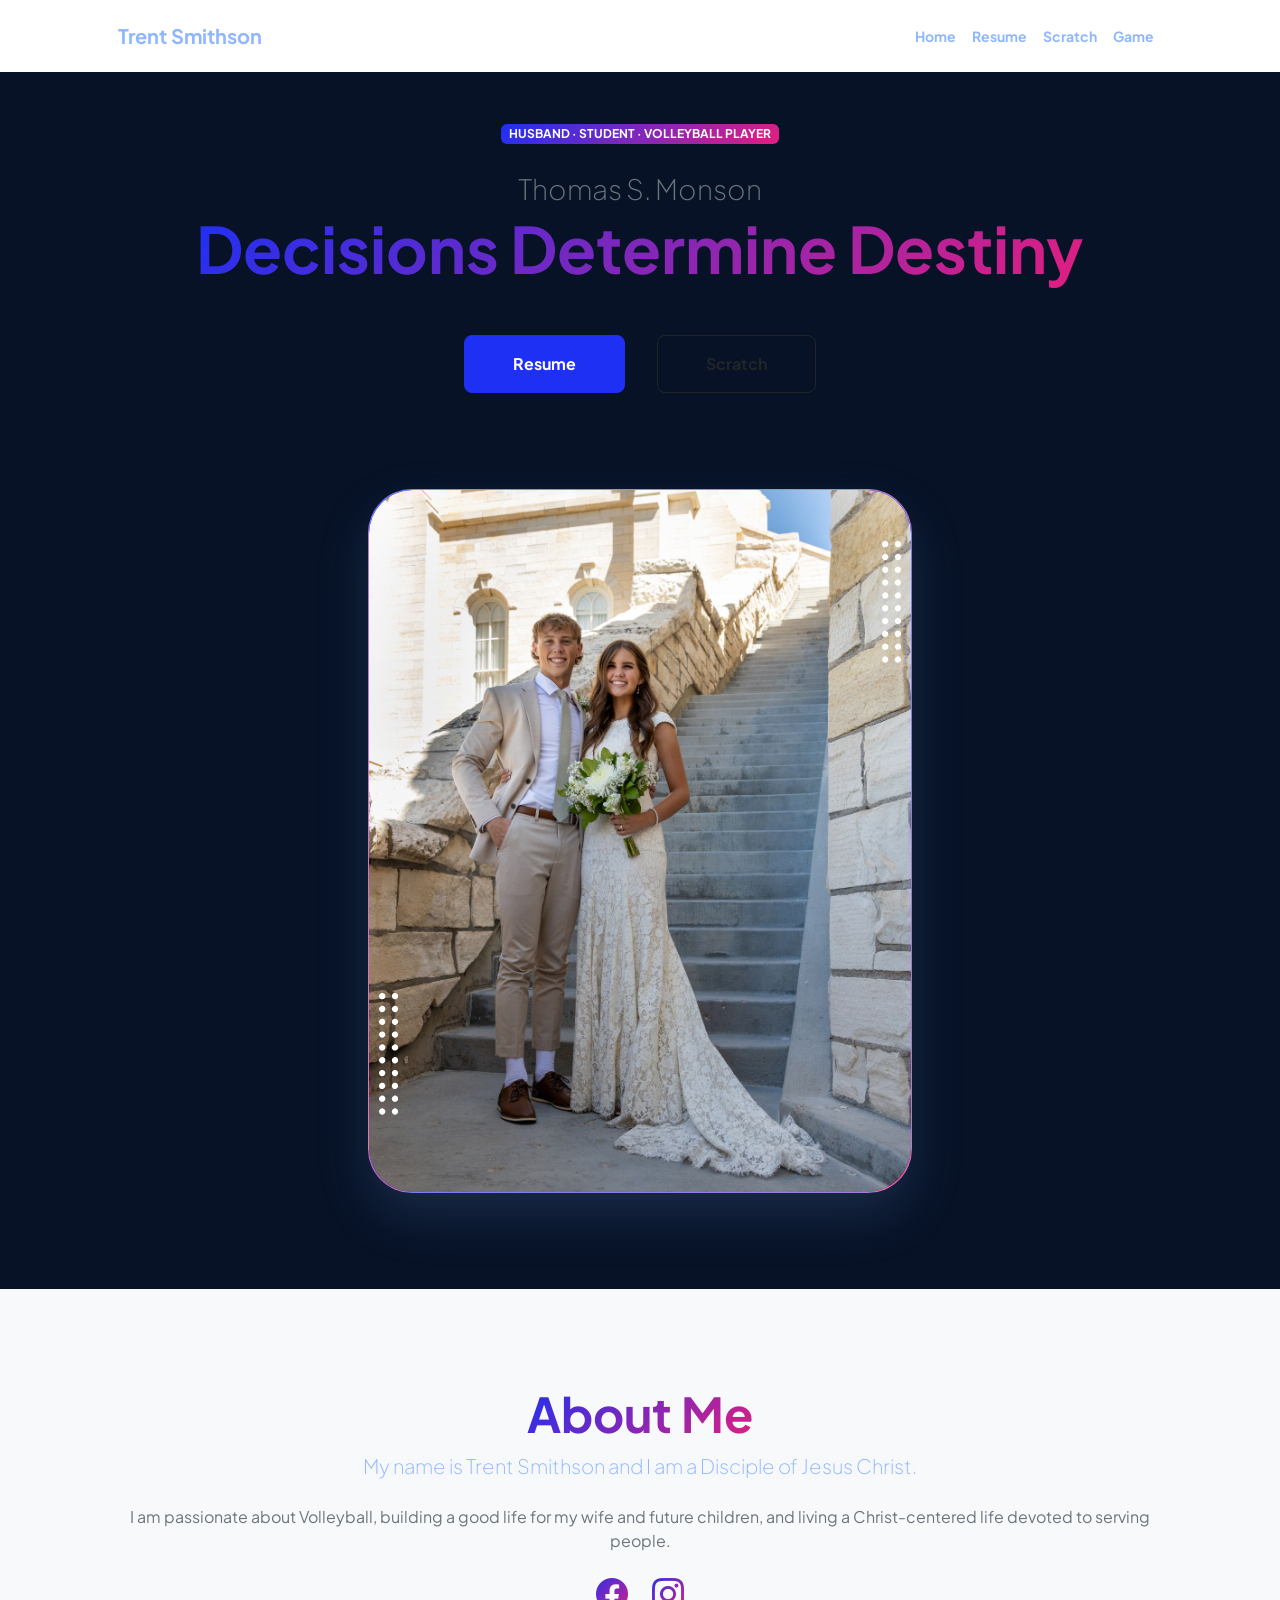
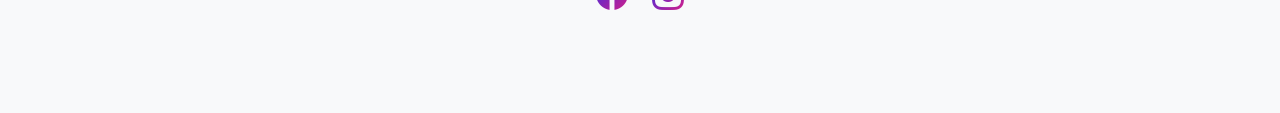
<file: index.html>
<!DOCTYPE html>
<html lang="en">
    <head>
        <meta charset="utf-8" />
        <meta name="viewport" content="width=device-width, initial-scale=1, shrink-to-fit=no" />
        <meta name="description" content="" />
        <meta name="author" content="" />
        <title>Personal - Start Bootstrap Theme</title>
        <!-- Favicon-->
        <link rel="icon" type="image/x-icon" href="assets/favicon.ico" />
        <!-- Custom Google font-->
        <link rel="preconnect" href="https://fonts.googleapis.com" />
        <link rel="preconnect" href="https://fonts.gstatic.com" crossorigin />
        <link href="https://fonts.googleapis.com/css2?family=Plus+Jakarta+Sans:wght@100;200;300;400;500;600;700;800;900&amp;display=swap" rel="stylesheet" />
        <!-- Bootstrap icons-->
        <link href="https://cdn.jsdelivr.net/npm/bootstrap-icons@1.8.1/font/bootstrap-icons.css" rel="stylesheet" />
        <!-- Core theme CSS (includes Bootstrap)-->
        <link href="css/styles.css" rel="stylesheet" />
    </head>
    <body class="d-flex flex-column h-100">
        <main class="flex-shrink-0">
            <!-- Navigation-->
            <nav class="navbar navbar-expand-lg navbar-light bg-white py-3">
                <div class="container px-5">
                    <a class="navbar-brand" href="index.html"><span class="fw-bolder text-primary">Trent Smithson</span></a>
                    <button class="navbar-toggler" type="button" data-bs-toggle="collapse" data-bs-target="#navbarSupportedContent" aria-controls="navbarSupportedContent" aria-expanded="false" aria-label="Toggle navigation"><span class="navbar-toggler-icon"></span></button>
                    <div class="collapse navbar-collapse" id="navbarSupportedContent">
                        <ul class="navbar-nav ms-auto mb-2 mb-lg-0 small fw-bolder">
                            <li class="nav-item"><a class="nav-link" href="index.html">Home</a></li>
                            <li class="nav-item"><a class="nav-link" href="resume.html">Resume</a></li>
                            <li class="nav-item"><a class="nav-link" href="scratch.html">Scratch</a></li>
                            <li class="nav-item"><a class="nav-link" href="game.html">Game</a></li>
                        </ul>
                    </div>
                </div>
            </nav>
            <!-- Header-->
            <header class="py-5">
                <div class="container px-5 pb-5">
                    <div class="row gx-5 align-items-center">
                        <div class="col-xxl-5">
                            <!-- Header text content-->
                            <div class="text-center text-xxl-start">
                                <div class="badge bg-gradient-primary-to-secondary text-white mb-4"><div class="text-uppercase">Husband &middot; Student &middot; Volleyball Player </div></div>
                                <div class="fs-3 fw-light text-muted">Thomas S. Monson</div>
                                <h1 class="display-3 fw-bolder mb-5"><span class="text-gradient d-inline">Decisions Determine Destiny</span></h1>
                                <div class="d-grid gap-3 d-sm-flex justify-content-sm-center justify-content-xxl-start mb-3">
                                    <a class="btn btn-primary btn-lg px-5 py-3 me-sm-3 fs-6 fw-bolder" href="resume.html">Resume</a>
                                    <a class="btn btn-outline-dark btn-lg px-5 py-3 fs-6 fw-bolder" href="scratch.html">Scratch</a>
                                </div>
                            </div>
                        </div>
                        <div class="col-xxl-7">
                            <!-- Header profile picture-->
                            <div class="d-flex justify-content-center mt-5 mt-xxl-0">
                                <div class="profile bg-gradient-primary-to-secondary">
                                    <!-- TIP: For best results, use a photo with a transparent background like the demo example below-->
                                    <!-- Watch a tutorial on how to do this on YouTube (link)-->
                                    <img
                                        class="profile-img"
                                        src="assets/trent.JPG"
                                        alt="Trent and his partner standing together outdoors"
                                    />
                                    <div class="dots-1">
                                        <!-- SVG Dots-->
                                        <svg version="1.1" xmlns="http://www.w3.org/2000/svg" xmlns:xlink="http://www.w3.org/1999/xlink" x="0px" y="0px" viewBox="0 0 191.6 1215.4" style="enable-background: new 0 0 191.6 1215.4" xml:space="preserve">
                                            <g transform="translate(0.000000,1280.000000) scale(0.100000,-0.100000)">
                                                <path d="M227.7,12788.6c-105-35-200-141-222-248c-43-206,163-412,369-369c155,32,275,190,260,339c-11,105-90,213-190,262        C383.7,12801.6,289.7,12808.6,227.7,12788.6z"></path>
                                                <path d="M1507.7,12788.6c-151-50-253-216-222-362c25-119,136-230,254-255c194-41,395,142,375,339c-11,105-90,213-190,262        C1663.7,12801.6,1569.7,12808.6,1507.7,12788.6z"></path>
                                                <path d="M227.7,11508.6c-105-35-200-141-222-248c-43-206,163-412,369-369c155,32,275,190,260,339c-11,105-90,213-190,262        C383.7,11521.6,289.7,11528.6,227.7,11508.6z"></path>
                                                <path d="M1507.7,11508.6c-151-50-253-216-222-362c25-119,136-230,254-255c194-41,395,142,375,339c-11,105-90,213-190,262        C1663.7,11521.6,1569.7,11528.6,1507.7,11508.6z"></path>
                                                <path d="M227.7,10228.6c-105-35-200-141-222-248c-43-206,163-412,369-369c155,32,275,190,260,339c-11,105-90,213-190,262        C383.7,10241.6,289.7,10248.6,227.7,10228.6z"></path>
                                                <path d="M1507.7,10228.6c-105-35-200-141-222-248c-43-206,163-412,369-369c155,32,275,190,260,339c-11,105-90,213-190,262        C1663.7,10241.6,1569.7,10248.6,1507.7,10228.6z"></path>
                                                <path d="M227.7,8948.6c-105-35-200-141-222-248c-43-206,163-412,369-369c155,32,275,190,260,339c-11,105-90,213-190,262        C383.7,8961.6,289.7,8968.6,227.7,8948.6z"></path>
                                                <path d="M1507.7,8948.6c-105-35-200-141-222-248c-43-206,163-412,369-369c155,32,275,190,260,339c-11,105-90,213-190,262        C1663.7,8961.6,1569.7,8968.6,1507.7,8948.6z"></path>
                                                <path d="M227.7,7668.6c-105-35-200-141-222-248c-43-206,163-412,369-369c155,32,275,190,260,339c-11,105-90,213-190,262        C383.7,7681.6,289.7,7688.6,227.7,7668.6z"></path>
                                                <path d="M1507.7,7668.6c-105-35-200-141-222-248c-43-206,163-412,369-369c155,32,275,190,260,339c-11,105-90,213-190,262        C1663.7,7681.6,1569.7,7688.6,1507.7,7668.6z"></path>
                                                <path d="M227.7,6388.6c-105-35-200-141-222-248c-43-206,163-412,369-369c155,32,275,190,260,339c-11,105-90,213-190,262        C383.7,6401.6,289.7,6408.6,227.7,6388.6z"></path>
                                                <path d="M1507.7,6388.6c-105-35-200-141-222-248c-43-206,163-412,369-369c155,32,275,190,260,339c-11,105-90,213-190,262        C1663.7,6401.6,1569.7,6408.6,1507.7,6388.6z"></path>
                                                <path d="M227.7,5108.6c-105-35-200-141-222-248c-43-206,163-412,369-369c155,32,275,190,260,339c-11,105-90,213-190,262        C383.7,5121.6,289.7,5128.6,227.7,5108.6z"></path>
                                                <path d="M1507.7,5108.6c-105-35-200-141-222-248c-43-206,163-412,369-369c155,32,275,190,260,339c-11,105-90,213-190,262        C1663.7,5121.6,1569.7,5128.6,1507.7,5108.6z"></path>
                                                <path d="M227.7,3828.6c-105-35-200-141-222-248c-43-206,163-412,369-369c155,32,275,190,260,339c-11,105-90,213-190,262        C383.7,3841.6,289.7,3848.6,227.7,3828.6z"></path>
                                                <path d="M1507.7,3828.6c-105-35-200-141-222-248c-43-206,163-412,369-369c155,32,275,190,260,339c-11,105-90,213-190,262        C1663.7,3841.6,1569.7,3848.6,1507.7,3828.6z"></path>
                                                <path d="M227.7,2548.6c-105-35-200-141-222-248c-43-206,163-412,369-369c155,32,275,190,260,339c-11,105-90,213-190,262        C383.7,2561.6,289.7,2568.6,227.7,2548.6z"></path>
                                                <path d="M1507.7,2548.6c-105-35-200-141-222-248c-43-206,163-412,369-369c155,32,275,190,260,339c-11,105-90,213-190,262        C1663.7,2561.6,1569.7,2568.6,1507.7,2548.6z"></path>
                                                <path d="M227.7,1268.6c-105-35-200-141-222-248c-43-206,163-412,369-369c155,32,275,190,260,339c-11,105-90,213-190,262        C383.7,1281.6,289.7,1288.6,227.7,1268.6z"></path>
                                                <path d="M1507.7,1268.6c-105-35-200-141-222-248c-43-206,163-412,369-369c155,32,275,190,260,339c-11,105-90,213-190,262        C1663.7,1281.6,1569.7,1288.6,1507.7,1268.6z"></path>
                                            </g>
                                        </svg>
                                        <!-- END of SVG dots-->
                                    </div>
                                    <div class="dots-2">
                                        <!-- SVG Dots-->
                                        <svg version="1.1" xmlns="http://www.w3.org/2000/svg" xmlns:xlink="http://www.w3.org/1999/xlink" x="0px" y="0px" viewBox="0 0 191.6 1215.4" style="enable-background: new 0 0 191.6 1215.4" xml:space="preserve">
                                            <g transform="translate(0.000000,1280.000000) scale(0.100000,-0.100000)">
                                                <path d="M227.7,12788.6c-105-35-200-141-222-248c-43-206,163-412,369-369c155,32,275,190,260,339c-11,105-90,213-190,262        C383.7,12801.6,289.7,12808.6,227.7,12788.6z"></path>
                                                <path d="M1507.7,12788.6c-151-50-253-216-222-362c25-119,136-230,254-255c194-41,395,142,375,339c-11,105-90,213-190,262        C1663.7,12801.6,1569.7,12808.6,1507.7,12788.6z"></path>
                                                <path d="M227.7,11508.6c-105-35-200-141-222-248c-43-206,163-412,369-369c155,32,275,190,260,339c-11,105-90,213-190,262        C383.7,11521.6,289.7,11528.6,227.7,11508.6z"></path>
                                                <path d="M1507.7,11508.6c-151-50-253-216-222-362c25-119,136-230,254-255c194-41,395,142,375,339c-11,105-90,213-190,262        C1663.7,11521.6,1569.7,11528.6,1507.7,11508.6z"></path>
                                                <path d="M227.7,10228.6c-105-35-200-141-222-248c-43-206,163-412,369-369c155,32,275,190,260,339c-11,105-90,213-190,262        C383.7,10241.6,289.7,10248.6,227.7,10228.6z"></path>
                                                <path d="M1507.7,10228.6c-105-35-200-141-222-248c-43-206,163-412,369-369c155,32,275,190,260,339c-11,105-90,213-190,262        C1663.7,10241.6,1569.7,10248.6,1507.7,10228.6z"></path>
                                                <path d="M227.7,8948.6c-105-35-200-141-222-248c-43-206,163-412,369-369c155,32,275,190,260,339c-11,105-90,213-190,262        C383.7,8961.6,289.7,8968.6,227.7,8948.6z"></path>
                                                <path d="M1507.7,8948.6c-105-35-200-141-222-248c-43-206,163-412,369-369c155,32,275,190,260,339c-11,105-90,213-190,262        C1663.7,8961.6,1569.7,8968.6,1507.7,8948.6z"></path>
                                                <path d="M227.7,7668.6c-105-35-200-141-222-248c-43-206,163-412,369-369c155,32,275,190,260,339c-11,105-90,213-190,262        C383.7,7681.6,289.7,7688.6,227.7,7668.6z"></path>
                                                <path d="M1507.7,7668.6c-105-35-200-141-222-248c-43-206,163-412,369-369c155,32,275,190,260,339c-11,105-90,213-190,262        C1663.7,7681.6,1569.7,7688.6,1507.7,7668.6z"></path>
                                                <path d="M227.7,6388.6c-105-35-200-141-222-248c-43-206,163-412,369-369c155,32,275,190,260,339c-11,105-90,213-190,262        C383.7,6401.6,289.7,6408.6,227.7,6388.6z"></path>
                                                <path d="M1507.7,6388.6c-105-35-200-141-222-248c-43-206,163-412,369-369c155,32,275,190,260,339c-11,105-90,213-190,262        C1663.7,6401.6,1569.7,6408.6,1507.7,6388.6z"></path>
                                                <path d="M227.7,5108.6c-105-35-200-141-222-248c-43-206,163-412,369-369c155,32,275,190,260,339c-11,105-90,213-190,262        C383.7,5121.6,289.7,5128.6,227.7,5108.6z"></path>
                                                <path d="M1507.7,5108.6c-105-35-200-141-222-248c-43-206,163-412,369-369c155,32,275,190,260,339c-11,105-90,213-190,262        C1663.7,5121.6,1569.7,5128.6,1507.7,5108.6z"></path>
                                                <path d="M227.7,3828.6c-105-35-200-141-222-248c-43-206,163-412,369-369c155,32,275,190,260,339c-11,105-90,213-190,262        C383.7,3841.6,289.7,3848.6,227.7,3828.6z"></path>
                                                <path d="M1507.7,3828.6c-105-35-200-141-222-248c-43-206,163-412,369-369c155,32,275,190,260,339c-11,105-90,213-190,262        C1663.7,3841.6,1569.7,3848.6,1507.7,3828.6z"></path>
                                                <path d="M227.7,2548.6c-105-35-200-141-222-248c-43-206,163-412,369-369c155,32,275,190,260,339c-11,105-90,213-190,262        C383.7,2561.6,289.7,2568.6,227.7,2548.6z"></path>
                                                <path d="M1507.7,2548.6c-105-35-200-141-222-248c-43-206,163-412,369-369c155,32,275,190,260,339c-11,105-90,213-190,262        C1663.7,2561.6,1569.7,2568.6,1507.7,2548.6z"></path>
                                                <path d="M227.7,1268.6c-105-35-200-141-222-248c-43-206,163-412,369-369c155,32,275,190,260,339c-11,105-90,213-190,262        C383.7,1281.6,289.7,1288.6,227.7,1268.6z"></path>
                                                <path d="M1507.7,1268.6c-105-35-200-141-222-248c-43-206,163-412,369-369c155,32,275,190,260,339c-11,105-90,213-190,262        C1663.7,1281.6,1569.7,1288.6,1507.7,1268.6z"></path>
                                            </g>
                                        </svg>
                                        <!-- END of SVG dots-->
                                    </div>
                                    <div class="dots-3">
                                        <!-- SVG Dots-->
                                        <svg version="1.1" xmlns="http://www.w3.org/2000/svg" xmlns:xlink="http://www.w3.org/1999/xlink" x="0px" y="0px" viewBox="0 0 191.6 1215.4" style="enable-background: new 0 0 191.6 1215.4" xml:space="preserve">
                                            <g transform="translate(0.000000,1280.000000) scale(0.100000,-0.100000)">
                                                <path d="M227.7,12788.6c-105-35-200-141-222-248c-43-206,163-412,369-369c155,32,275,190,260,339c-11,105-90,213-190,262        C383.7,12801.6,289.7,12808.6,227.7,12788.6z"></path>
                                                <path d="M1507.7,12788.6c-151-50-253-216-222-362c25-119,136-230,254-255c194-41,395,142,375,339c-11,105-90,213-190,262        C1663.7,12801.6,1569.7,12808.6,1507.7,12788.6z"></path>
                                                <path d="M227.7,11508.6c-105-35-200-141-222-248c-43-206,163-412,369-369c155,32,275,190,260,339c-11,105-90,213-190,262        C383.7,11521.6,289.7,11528.6,227.7,11508.6z"></path>
                                                <path d="M1507.7,11508.6c-151-50-253-216-222-362c25-119,136-230,254-255c194-41,395,142,375,339c-11,105-90,213-190,262        C1663.7,11521.6,1569.7,11528.6,1507.7,11508.6z"></path>
                                                <path d="M227.7,10228.6c-105-35-200-141-222-248c-43-206,163-412,369-369c155,32,275,190,260,339c-11,105-90,213-190,262        C383.7,10241.6,289.7,10248.6,227.7,10228.6z"></path>
                                                <path d="M1507.7,10228.6c-105-35-200-141-222-248c-43-206,163-412,369-369c155,32,275,190,260,339c-11,105-90,213-190,262        C1663.7,10241.6,1569.7,10248.6,1507.7,10228.6z"></path>
                                                <path d="M227.7,8948.6c-105-35-200-141-222-248c-43-206,163-412,369-369c155,32,275,190,260,339c-11,105-90,213-190,262        C383.7,8961.6,289.7,8968.6,227.7,8948.6z"></path>
                                                <path d="M1507.7,8948.6c-105-35-200-141-222-248c-43-206,163-412,369-369c155,32,275,190,260,339c-11,105-90,213-190,262        C1663.7,8961.6,1569.7,8968.6,1507.7,8948.6z"></path>
                                                <path d="M227.7,7668.6c-105-35-200-141-222-248c-43-206,163-412,369-369c155,32,275,190,260,339c-11,105-90,213-190,262        C383.7,7681.6,289.7,7688.6,227.7,7668.6z"></path>
                                                <path d="M1507.7,7668.6c-105-35-200-141-222-248c-43-206,163-412,369-369c155,32,275,190,260,339c-11,105-90,213-190,262        C1663.7,7681.6,1569.7,7688.6,1507.7,7668.6z"></path>
                                                <path d="M227.7,6388.6c-105-35-200-141-222-248c-43-206,163-412,369-369c155,32,275,190,260,339c-11,105-90,213-190,262        C383.7,6401.6,289.7,6408.6,227.7,6388.6z"></path>
                                                <path d="M1507.7,6388.6c-105-35-200-141-222-248c-43-206,163-412,369-369c155,32,275,190,260,339c-11,105-90,213-190,262        C1663.7,6401.6,1569.7,6408.6,1507.7,6388.6z"></path>
                                                <path d="M227.7,5108.6c-105-35-200-141-222-248c-43-206,163-412,369-369c155,32,275,190,260,339c-11,105-90,213-190,262        C383.7,5121.6,289.7,5128.6,227.7,5108.6z"></path>
                                                <path d="M1507.7,5108.6c-105-35-200-141-222-248c-43-206,163-412,369-369c155,32,275,190,260,339c-11,105-90,213-190,262        C1663.7,5121.6,1569.7,5128.6,1507.7,5108.6z"></path>
                                                <path d="M227.7,3828.6c-105-35-200-141-222-248c-43-206,163-412,369-369c155,32,275,190,260,339c-11,105-90,213-190,262        C383.7,3841.6,289.7,3848.6,227.7,3828.6z"></path>
                                                <path d="M1507.7,3828.6c-105-35-200-141-222-248c-43-206,163-412,369-369c155,32,275,190,260,339c-11,105-90,213-190,262        C1663.7,3841.6,1569.7,3848.6,1507.7,3828.6z"></path>
                                                <path d="M227.7,2548.6c-105-35-200-141-222-248c-43-206,163-412,369-369c155,32,275,190,260,339c-11,105-90,213-190,262        C383.7,2561.6,289.7,2568.6,227.7,2548.6z"></path>
                                                <path d="M1507.7,2548.6c-105-35-200-141-222-248c-43-206,163-412,369-369c155,32,275,190,260,339c-11,105-90,213-190,262        C1663.7,2561.6,1569.7,2568.6,1507.7,2548.6z"></path>
                                                <path d="M227.7,1268.6c-105-35-200-141-222-248c-43-206,163-412,369-369c155,32,275,190,260,339c-11,105-90,213-190,262        C383.7,1281.6,289.7,1288.6,227.7,1268.6z"></path>
                                                <path d="M1507.7,1268.6c-105-35-200-141-222-248c-43-206,163-412,369-369c155,32,275,190,260,339c-11,105-90,213-190,262        C1663.7,1281.6,1569.7,1288.6,1507.7,1268.6z"></path>
                                            </g>
                                        </svg>
                                        <!-- END of SVG dots-->
                                    </div>
                                    <div class="dots-4">
                                        <!-- SVG Dots-->
                                        <svg version="1.1" xmlns="http://www.w3.org/2000/svg" xmlns:xlink="http://www.w3.org/1999/xlink" x="0px" y="0px" viewBox="0 0 191.6 1215.4" style="enable-background: new 0 0 191.6 1215.4" xml:space="preserve">
                                            <g transform="translate(0.000000,1280.000000) scale(0.100000,-0.100000)">
                                                <path d="M227.7,12788.6c-105-35-200-141-222-248c-43-206,163-412,369-369c155,32,275,190,260,339c-11,105-90,213-190,262        C383.7,12801.6,289.7,12808.6,227.7,12788.6z"></path>
                                                <path d="M1507.7,12788.6c-151-50-253-216-222-362c25-119,136-230,254-255c194-41,395,142,375,339c-11,105-90,213-190,262        C1663.7,12801.6,1569.7,12808.6,1507.7,12788.6z"></path>
                                                <path d="M227.7,11508.6c-105-35-200-141-222-248c-43-206,163-412,369-369c155,32,275,190,260,339c-11,105-90,213-190,262        C383.7,11521.6,289.7,11528.6,227.7,11508.6z"></path>
                                                <path d="M1507.7,11508.6c-151-50-253-216-222-362c25-119,136-230,254-255c194-41,395,142,375,339c-11,105-90,213-190,262        C1663.7,11521.6,1569.7,11528.6,1507.7,11508.6z"></path>
                                                <path d="M227.7,10228.6c-105-35-200-141-222-248c-43-206,163-412,369-369c155,32,275,190,260,339c-11,105-90,213-190,262        C383.7,10241.6,289.7,10248.6,227.7,10228.6z"></path>
                                                <path d="M1507.7,10228.6c-105-35-200-141-222-248c-43-206,163-412,369-369c155,32,275,190,260,339c-11,105-90,213-190,262        C1663.7,10241.6,1569.7,10248.6,1507.7,10228.6z"></path>
                                                <path d="M227.7,8948.6c-105-35-200-141-222-248c-43-206,163-412,369-369c155,32,275,190,260,339c-11,105-90,213-190,262        C383.7,8961.6,289.7,8968.6,227.7,8948.6z"></path>
                                                <path d="M1507.7,8948.6c-105-35-200-141-222-248c-43-206,163-412,369-369c155,32,275,190,260,339c-11,105-90,213-190,262        C1663.7,8961.6,1569.7,8968.6,1507.7,8948.6z"></path>
                                                <path d="M227.7,7668.6c-105-35-200-141-222-248c-43-206,163-412,369-369c155,32,275,190,260,339c-11,105-90,213-190,262        C383.7,7681.6,289.7,7688.6,227.7,7668.6z"></path>
                                                <path d="M1507.7,7668.6c-105-35-200-141-222-248c-43-206,163-412,369-369c155,32,275,190,260,339c-11,105-90,213-190,262        C1663.7,7681.6,1569.7,7688.6,1507.7,7668.6z"></path>
                                                <path d="M227.7,6388.6c-105-35-200-141-222-248c-43-206,163-412,369-369c155,32,275,190,260,339c-11,105-90,213-190,262        C383.7,6401.6,289.7,6408.6,227.7,6388.6z"></path>
                                                <path d="M1507.7,6388.6c-105-35-200-141-222-248c-43-206,163-412,369-369c155,32,275,190,260,339c-11,105-90,213-190,262        C1663.7,6401.6,1569.7,6408.6,1507.7,6388.6z"></path>
                                                <path d="M227.7,5108.6c-105-35-200-141-222-248c-43-206,163-412,369-369c155,32,275,190,260,339c-11,105-90,213-190,262        C383.7,5121.6,289.7,5128.6,227.7,5108.6z"></path>
                                                <path d="M1507.7,5108.6c-105-35-200-141-222-248c-43-206,163-412,369-369c155,32,275,190,260,339c-11,105-90,213-190,262        C1663.7,5121.6,1569.7,5128.6,1507.7,5108.6z"></path>
                                                <path d="M227.7,3828.6c-105-35-200-141-222-248c-43-206,163-412,369-369c155,32,275,190,260,339c-11,105-90,213-190,262        C383.7,3841.6,289.7,3848.6,227.7,3828.6z"></path>
                                                <path d="M1507.7,3828.6c-105-35-200-141-222-248c-43-206,163-412,369-369c155,32,275,190,260,339c-11,105-90,213-190,262        C1663.7,3841.6,1569.7,3848.6,1507.7,3828.6z"></path>
                                                <path d="M227.7,2548.6c-105-35-200-141-222-248c-43-206,163-412,369-369c155,32,275,190,260,339c-11,105-90,213-190,262        C383.7,2561.6,289.7,2568.6,227.7,2548.6z"></path>
                                                <path d="M1507.7,2548.6c-105-35-200-141-222-248c-43-206,163-412,369-369c155,32,275,190,260,339c-11,105-90,213-190,262        C1663.7,2561.6,1569.7,2568.6,1507.7,2548.6z"></path>
                                                <path d="M227.7,1268.6c-105-35-200-141-222-248c-43-206,163-412,369-369c155,32,275,190,260,339c-11,105-90,213-190,262        C383.7,1281.6,289.7,1288.6,227.7,1268.6z"></path>
                                                <path d="M1507.7,1268.6c-105-35-200-141-222-248c-43-206,163-412,369-369c155,32,275,190,260,339c-11,105-90,213-190,262        C1663.7,1281.6,1569.7,1288.6,1507.7,1268.6z"></path>
                                            </g>
                                        </svg>
                                        <!-- END of SVG dots-->
                                    </div>
                                </div>
                            </div>
                        </div>
                    </div>
                </div>
            </header>
            <!-- About Section-->
            <section class="bg-light py-5">
                <div class="container px-5">
                    <div class="row gx-5 justify-content-center">
                        <div class="col-xxl-8">
                            <div class="text-center my-5">
                                <h2 class="display-5 fw-bolder"><span class="text-gradient d-inline">About Me</span></h2>
                                <p class="lead fw-light mb-4 intro-faith-line">My name is Trent Smithson and I am a Disciple of Jesus Christ.</p>
                                <p class="text-muted">I am passionate about Volleyball, building a good life for my wife and future children, and living a Christ-centered life devoted to serving people.</p>
                                <div class="d-flex justify-content-center fs-2 gap-4">
                                    <a class="text-gradient" href="https://www.facebook.com/trent.smithson4" target="_blank" rel="noopener noreferrer" aria-label="Facebook"><i class="bi bi-facebook"></i></a>
                                    <a class="text-gradient" href="https://www.instagram.com/trent.smithson/" target="_blank" rel="noopener noreferrer" aria-label="Instagram"><i class="bi bi-instagram"></i></a>
                                </div>
                            </div>
                        </div>
                    </div>
                </div>
            </section>
        </main>
        <!-- Bootstrap core JS-->
        <script src="https://cdn.jsdelivr.net/npm/bootstrap@5.2.3/dist/js/bootstrap.bundle.min.js"></script>
        <!-- Core theme JS-->
        <script src="js/scripts.js"></script>
    </body>
</html>
</file>
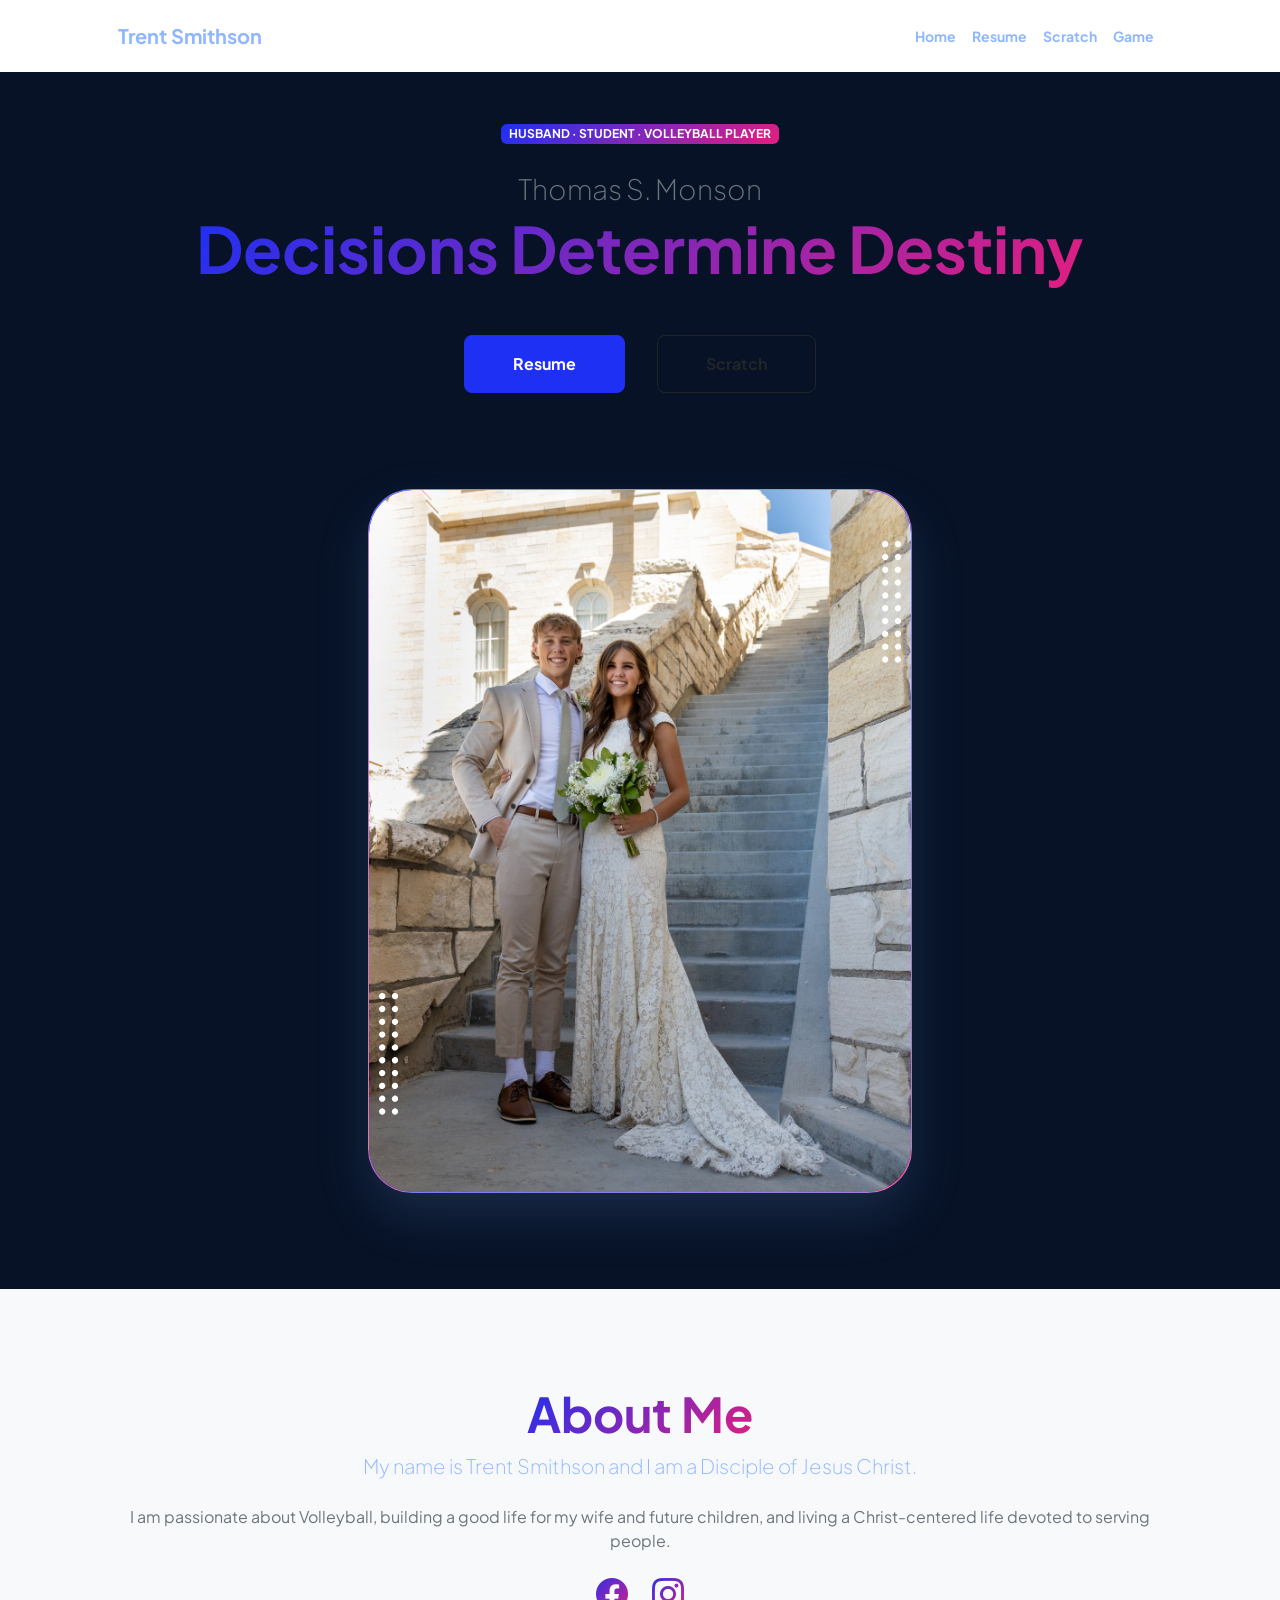
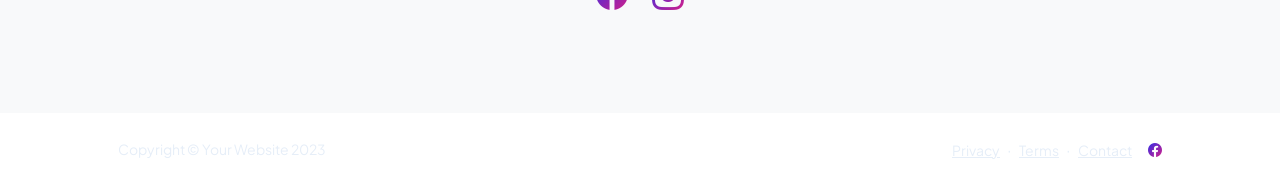
<file: website/index.html>
<!DOCTYPE html>
<html lang="en">
    <head>
        <meta charset="utf-8" />
        <meta name="viewport" content="width=device-width, initial-scale=1, shrink-to-fit=no" />
        <meta name="description" content="" />
        <meta name="author" content="" />
        <title>Personal - Start Bootstrap Theme</title>
        <!-- Favicon-->
        <link rel="icon" type="image/x-icon" href="assets/favicon.ico" />
        <!-- Custom Google font-->
        <link rel="preconnect" href="https://fonts.googleapis.com" />
        <link rel="preconnect" href="https://fonts.gstatic.com" crossorigin />
        <link href="https://fonts.googleapis.com/css2?family=Plus+Jakarta+Sans:wght@100;200;300;400;500;600;700;800;900&amp;display=swap" rel="stylesheet" />
        <!-- Bootstrap icons-->
        <link href="https://cdn.jsdelivr.net/npm/bootstrap-icons@1.8.1/font/bootstrap-icons.css" rel="stylesheet" />
        <!-- Core theme CSS (includes Bootstrap)-->
        <link href="css/styles.css" rel="stylesheet" />
    </head>
    <body class="d-flex flex-column h-100">
        <main class="flex-shrink-0">
            <!-- Navigation-->
            <nav class="navbar navbar-expand-lg navbar-light bg-white py-3">
                <div class="container px-5">
                    <a class="navbar-brand" href="index.html"><span class="fw-bolder text-primary">Trent Smithson</span></a>
                    <button class="navbar-toggler" type="button" data-bs-toggle="collapse" data-bs-target="#navbarSupportedContent" aria-controls="navbarSupportedContent" aria-expanded="false" aria-label="Toggle navigation"><span class="navbar-toggler-icon"></span></button>
                    <div class="collapse navbar-collapse" id="navbarSupportedContent">
                        <ul class="navbar-nav ms-auto mb-2 mb-lg-0 small fw-bolder">
                            <li class="nav-item"><a class="nav-link" href="index.html">Home</a></li>
                            <li class="nav-item"><a class="nav-link" href="resume.html">Resume</a></li>
                            <li class="nav-item"><a class="nav-link" href="scratch.html">Scratch</a></li>
                            <li class="nav-item"><a class="nav-link" href="game.html">Game</a></li>
                        </ul>
                    </div>
                </div>
            </nav>
            <!-- Header-->
            <header class="py-5">
                <div class="container px-5 pb-5">
                    <div class="row gx-5 align-items-center">
                        <div class="col-xxl-5">
                            <!-- Header text content-->
                            <div class="text-center text-xxl-start">
                                <div class="badge bg-gradient-primary-to-secondary text-white mb-4"><div class="text-uppercase">Husband &middot; Student &middot; Volleyball Player </div></div>
                                <div class="fs-3 fw-light text-muted">Thomas S. Monson</div>
                                <h1 class="display-3 fw-bolder mb-5"><span class="text-gradient d-inline">Decisions Determine Destiny</span></h1>
                                <div class="d-grid gap-3 d-sm-flex justify-content-sm-center justify-content-xxl-start mb-3">
                                    <a class="btn btn-primary btn-lg px-5 py-3 me-sm-3 fs-6 fw-bolder" href="resume.html">Resume</a>
                                    <a class="btn btn-outline-dark btn-lg px-5 py-3 fs-6 fw-bolder" href="scratch.html">Scratch</a>
                                </div>
                            </div>
                        </div>
                        <div class="col-xxl-7">
                            <!-- Header profile picture-->
                            <div class="d-flex justify-content-center mt-5 mt-xxl-0">
                                <div class="profile bg-gradient-primary-to-secondary">
                                    <!-- TIP: For best results, use a photo with a transparent background like the demo example below-->
                                    <!-- Watch a tutorial on how to do this on YouTube (link)-->
                                    <img
                                        class="profile-img"
                                        src="assets/trent.JPG"
                                        alt="Trent and his partner standing together outdoors"
                                    />
                                    <div class="dots-1">
                                        <!-- SVG Dots-->
                                        <svg version="1.1" xmlns="http://www.w3.org/2000/svg" xmlns:xlink="http://www.w3.org/1999/xlink" x="0px" y="0px" viewBox="0 0 191.6 1215.4" style="enable-background: new 0 0 191.6 1215.4" xml:space="preserve">
                                            <g transform="translate(0.000000,1280.000000) scale(0.100000,-0.100000)">
                                                <path d="M227.7,12788.6c-105-35-200-141-222-248c-43-206,163-412,369-369c155,32,275,190,260,339c-11,105-90,213-190,262        C383.7,12801.6,289.7,12808.6,227.7,12788.6z"></path>
                                                <path d="M1507.7,12788.6c-151-50-253-216-222-362c25-119,136-230,254-255c194-41,395,142,375,339c-11,105-90,213-190,262        C1663.7,12801.6,1569.7,12808.6,1507.7,12788.6z"></path>
                                                <path d="M227.7,11508.6c-105-35-200-141-222-248c-43-206,163-412,369-369c155,32,275,190,260,339c-11,105-90,213-190,262        C383.7,11521.6,289.7,11528.6,227.7,11508.6z"></path>
                                                <path d="M1507.7,11508.6c-151-50-253-216-222-362c25-119,136-230,254-255c194-41,395,142,375,339c-11,105-90,213-190,262        C1663.7,11521.6,1569.7,11528.6,1507.7,11508.6z"></path>
                                                <path d="M227.7,10228.6c-105-35-200-141-222-248c-43-206,163-412,369-369c155,32,275,190,260,339c-11,105-90,213-190,262        C383.7,10241.6,289.7,10248.6,227.7,10228.6z"></path>
                                                <path d="M1507.7,10228.6c-105-35-200-141-222-248c-43-206,163-412,369-369c155,32,275,190,260,339c-11,105-90,213-190,262        C1663.7,10241.6,1569.7,10248.6,1507.7,10228.6z"></path>
                                                <path d="M227.7,8948.6c-105-35-200-141-222-248c-43-206,163-412,369-369c155,32,275,190,260,339c-11,105-90,213-190,262        C383.7,8961.6,289.7,8968.6,227.7,8948.6z"></path>
                                                <path d="M1507.7,8948.6c-105-35-200-141-222-248c-43-206,163-412,369-369c155,32,275,190,260,339c-11,105-90,213-190,262        C1663.7,8961.6,1569.7,8968.6,1507.7,8948.6z"></path>
                                                <path d="M227.7,7668.6c-105-35-200-141-222-248c-43-206,163-412,369-369c155,32,275,190,260,339c-11,105-90,213-190,262        C383.7,7681.6,289.7,7688.6,227.7,7668.6z"></path>
                                                <path d="M1507.7,7668.6c-105-35-200-141-222-248c-43-206,163-412,369-369c155,32,275,190,260,339c-11,105-90,213-190,262        C1663.7,7681.6,1569.7,7688.6,1507.7,7668.6z"></path>
                                                <path d="M227.7,6388.6c-105-35-200-141-222-248c-43-206,163-412,369-369c155,32,275,190,260,339c-11,105-90,213-190,262        C383.7,6401.6,289.7,6408.6,227.7,6388.6z"></path>
                                                <path d="M1507.7,6388.6c-105-35-200-141-222-248c-43-206,163-412,369-369c155,32,275,190,260,339c-11,105-90,213-190,262        C1663.7,6401.6,1569.7,6408.6,1507.7,6388.6z"></path>
                                                <path d="M227.7,5108.6c-105-35-200-141-222-248c-43-206,163-412,369-369c155,32,275,190,260,339c-11,105-90,213-190,262        C383.7,5121.6,289.7,5128.6,227.7,5108.6z"></path>
                                                <path d="M1507.7,5108.6c-105-35-200-141-222-248c-43-206,163-412,369-369c155,32,275,190,260,339c-11,105-90,213-190,262        C1663.7,5121.6,1569.7,5128.6,1507.7,5108.6z"></path>
                                                <path d="M227.7,3828.6c-105-35-200-141-222-248c-43-206,163-412,369-369c155,32,275,190,260,339c-11,105-90,213-190,262        C383.7,3841.6,289.7,3848.6,227.7,3828.6z"></path>
                                                <path d="M1507.7,3828.6c-105-35-200-141-222-248c-43-206,163-412,369-369c155,32,275,190,260,339c-11,105-90,213-190,262        C1663.7,3841.6,1569.7,3848.6,1507.7,3828.6z"></path>
                                                <path d="M227.7,2548.6c-105-35-200-141-222-248c-43-206,163-412,369-369c155,32,275,190,260,339c-11,105-90,213-190,262        C383.7,2561.6,289.7,2568.6,227.7,2548.6z"></path>
                                                <path d="M1507.7,2548.6c-105-35-200-141-222-248c-43-206,163-412,369-369c155,32,275,190,260,339c-11,105-90,213-190,262        C1663.7,2561.6,1569.7,2568.6,1507.7,2548.6z"></path>
                                                <path d="M227.7,1268.6c-105-35-200-141-222-248c-43-206,163-412,369-369c155,32,275,190,260,339c-11,105-90,213-190,262        C383.7,1281.6,289.7,1288.6,227.7,1268.6z"></path>
                                                <path d="M1507.7,1268.6c-105-35-200-141-222-248c-43-206,163-412,369-369c155,32,275,190,260,339c-11,105-90,213-190,262        C1663.7,1281.6,1569.7,1288.6,1507.7,1268.6z"></path>
                                            </g>
                                        </svg>
                                        <!-- END of SVG dots-->
                                    </div>
                                    <div class="dots-2">
                                        <!-- SVG Dots-->
                                        <svg version="1.1" xmlns="http://www.w3.org/2000/svg" xmlns:xlink="http://www.w3.org/1999/xlink" x="0px" y="0px" viewBox="0 0 191.6 1215.4" style="enable-background: new 0 0 191.6 1215.4" xml:space="preserve">
                                            <g transform="translate(0.000000,1280.000000) scale(0.100000,-0.100000)">
                                                <path d="M227.7,12788.6c-105-35-200-141-222-248c-43-206,163-412,369-369c155,32,275,190,260,339c-11,105-90,213-190,262        C383.7,12801.6,289.7,12808.6,227.7,12788.6z"></path>
                                                <path d="M1507.7,12788.6c-151-50-253-216-222-362c25-119,136-230,254-255c194-41,395,142,375,339c-11,105-90,213-190,262        C1663.7,12801.6,1569.7,12808.6,1507.7,12788.6z"></path>
                                                <path d="M227.7,11508.6c-105-35-200-141-222-248c-43-206,163-412,369-369c155,32,275,190,260,339c-11,105-90,213-190,262        C383.7,11521.6,289.7,11528.6,227.7,11508.6z"></path>
                                                <path d="M1507.7,11508.6c-151-50-253-216-222-362c25-119,136-230,254-255c194-41,395,142,375,339c-11,105-90,213-190,262        C1663.7,11521.6,1569.7,11528.6,1507.7,11508.6z"></path>
                                                <path d="M227.7,10228.6c-105-35-200-141-222-248c-43-206,163-412,369-369c155,32,275,190,260,339c-11,105-90,213-190,262        C383.7,10241.6,289.7,10248.6,227.7,10228.6z"></path>
                                                <path d="M1507.7,10228.6c-105-35-200-141-222-248c-43-206,163-412,369-369c155,32,275,190,260,339c-11,105-90,213-190,262        C1663.7,10241.6,1569.7,10248.6,1507.7,10228.6z"></path>
                                                <path d="M227.7,8948.6c-105-35-200-141-222-248c-43-206,163-412,369-369c155,32,275,190,260,339c-11,105-90,213-190,262        C383.7,8961.6,289.7,8968.6,227.7,8948.6z"></path>
                                                <path d="M1507.7,8948.6c-105-35-200-141-222-248c-43-206,163-412,369-369c155,32,275,190,260,339c-11,105-90,213-190,262        C1663.7,8961.6,1569.7,8968.6,1507.7,8948.6z"></path>
                                                <path d="M227.7,7668.6c-105-35-200-141-222-248c-43-206,163-412,369-369c155,32,275,190,260,339c-11,105-90,213-190,262        C383.7,7681.6,289.7,7688.6,227.7,7668.6z"></path>
                                                <path d="M1507.7,7668.6c-105-35-200-141-222-248c-43-206,163-412,369-369c155,32,275,190,260,339c-11,105-90,213-190,262        C1663.7,7681.6,1569.7,7688.6,1507.7,7668.6z"></path>
                                                <path d="M227.7,6388.6c-105-35-200-141-222-248c-43-206,163-412,369-369c155,32,275,190,260,339c-11,105-90,213-190,262        C383.7,6401.6,289.7,6408.6,227.7,6388.6z"></path>
                                                <path d="M1507.7,6388.6c-105-35-200-141-222-248c-43-206,163-412,369-369c155,32,275,190,260,339c-11,105-90,213-190,262        C1663.7,6401.6,1569.7,6408.6,1507.7,6388.6z"></path>
                                                <path d="M227.7,5108.6c-105-35-200-141-222-248c-43-206,163-412,369-369c155,32,275,190,260,339c-11,105-90,213-190,262        C383.7,5121.6,289.7,5128.6,227.7,5108.6z"></path>
                                                <path d="M1507.7,5108.6c-105-35-200-141-222-248c-43-206,163-412,369-369c155,32,275,190,260,339c-11,105-90,213-190,262        C1663.7,5121.6,1569.7,5128.6,1507.7,5108.6z"></path>
                                                <path d="M227.7,3828.6c-105-35-200-141-222-248c-43-206,163-412,369-369c155,32,275,190,260,339c-11,105-90,213-190,262        C383.7,3841.6,289.7,3848.6,227.7,3828.6z"></path>
                                                <path d="M1507.7,3828.6c-105-35-200-141-222-248c-43-206,163-412,369-369c155,32,275,190,260,339c-11,105-90,213-190,262        C1663.7,3841.6,1569.7,3848.6,1507.7,3828.6z"></path>
                                                <path d="M227.7,2548.6c-105-35-200-141-222-248c-43-206,163-412,369-369c155,32,275,190,260,339c-11,105-90,213-190,262        C383.7,2561.6,289.7,2568.6,227.7,2548.6z"></path>
                                                <path d="M1507.7,2548.6c-105-35-200-141-222-248c-43-206,163-412,369-369c155,32,275,190,260,339c-11,105-90,213-190,262        C1663.7,2561.6,1569.7,2568.6,1507.7,2548.6z"></path>
                                                <path d="M227.7,1268.6c-105-35-200-141-222-248c-43-206,163-412,369-369c155,32,275,190,260,339c-11,105-90,213-190,262        C383.7,1281.6,289.7,1288.6,227.7,1268.6z"></path>
                                                <path d="M1507.7,1268.6c-105-35-200-141-222-248c-43-206,163-412,369-369c155,32,275,190,260,339c-11,105-90,213-190,262        C1663.7,1281.6,1569.7,1288.6,1507.7,1268.6z"></path>
                                            </g>
                                        </svg>
                                        <!-- END of SVG dots-->
                                    </div>
                                    <div class="dots-3">
                                        <!-- SVG Dots-->
                                        <svg version="1.1" xmlns="http://www.w3.org/2000/svg" xmlns:xlink="http://www.w3.org/1999/xlink" x="0px" y="0px" viewBox="0 0 191.6 1215.4" style="enable-background: new 0 0 191.6 1215.4" xml:space="preserve">
                                            <g transform="translate(0.000000,1280.000000) scale(0.100000,-0.100000)">
                                                <path d="M227.7,12788.6c-105-35-200-141-222-248c-43-206,163-412,369-369c155,32,275,190,260,339c-11,105-90,213-190,262        C383.7,12801.6,289.7,12808.6,227.7,12788.6z"></path>
                                                <path d="M1507.7,12788.6c-151-50-253-216-222-362c25-119,136-230,254-255c194-41,395,142,375,339c-11,105-90,213-190,262        C1663.7,12801.6,1569.7,12808.6,1507.7,12788.6z"></path>
                                                <path d="M227.7,11508.6c-105-35-200-141-222-248c-43-206,163-412,369-369c155,32,275,190,260,339c-11,105-90,213-190,262        C383.7,11521.6,289.7,11528.6,227.7,11508.6z"></path>
                                                <path d="M1507.7,11508.6c-151-50-253-216-222-362c25-119,136-230,254-255c194-41,395,142,375,339c-11,105-90,213-190,262        C1663.7,11521.6,1569.7,11528.6,1507.7,11508.6z"></path>
                                                <path d="M227.7,10228.6c-105-35-200-141-222-248c-43-206,163-412,369-369c155,32,275,190,260,339c-11,105-90,213-190,262        C383.7,10241.6,289.7,10248.6,227.7,10228.6z"></path>
                                                <path d="M1507.7,10228.6c-105-35-200-141-222-248c-43-206,163-412,369-369c155,32,275,190,260,339c-11,105-90,213-190,262        C1663.7,10241.6,1569.7,10248.6,1507.7,10228.6z"></path>
                                                <path d="M227.7,8948.6c-105-35-200-141-222-248c-43-206,163-412,369-369c155,32,275,190,260,339c-11,105-90,213-190,262        C383.7,8961.6,289.7,8968.6,227.7,8948.6z"></path>
                                                <path d="M1507.7,8948.6c-105-35-200-141-222-248c-43-206,163-412,369-369c155,32,275,190,260,339c-11,105-90,213-190,262        C1663.7,8961.6,1569.7,8968.6,1507.7,8948.6z"></path>
                                                <path d="M227.7,7668.6c-105-35-200-141-222-248c-43-206,163-412,369-369c155,32,275,190,260,339c-11,105-90,213-190,262        C383.7,7681.6,289.7,7688.6,227.7,7668.6z"></path>
                                                <path d="M1507.7,7668.6c-105-35-200-141-222-248c-43-206,163-412,369-369c155,32,275,190,260,339c-11,105-90,213-190,262        C1663.7,7681.6,1569.7,7688.6,1507.7,7668.6z"></path>
                                                <path d="M227.7,6388.6c-105-35-200-141-222-248c-43-206,163-412,369-369c155,32,275,190,260,339c-11,105-90,213-190,262        C383.7,6401.6,289.7,6408.6,227.7,6388.6z"></path>
                                                <path d="M1507.7,6388.6c-105-35-200-141-222-248c-43-206,163-412,369-369c155,32,275,190,260,339c-11,105-90,213-190,262        C1663.7,6401.6,1569.7,6408.6,1507.7,6388.6z"></path>
                                                <path d="M227.7,5108.6c-105-35-200-141-222-248c-43-206,163-412,369-369c155,32,275,190,260,339c-11,105-90,213-190,262        C383.7,5121.6,289.7,5128.6,227.7,5108.6z"></path>
                                                <path d="M1507.7,5108.6c-105-35-200-141-222-248c-43-206,163-412,369-369c155,32,275,190,260,339c-11,105-90,213-190,262        C1663.7,5121.6,1569.7,5128.6,1507.7,5108.6z"></path>
                                                <path d="M227.7,3828.6c-105-35-200-141-222-248c-43-206,163-412,369-369c155,32,275,190,260,339c-11,105-90,213-190,262        C383.7,3841.6,289.7,3848.6,227.7,3828.6z"></path>
                                                <path d="M1507.7,3828.6c-105-35-200-141-222-248c-43-206,163-412,369-369c155,32,275,190,260,339c-11,105-90,213-190,262        C1663.7,3841.6,1569.7,3848.6,1507.7,3828.6z"></path>
                                                <path d="M227.7,2548.6c-105-35-200-141-222-248c-43-206,163-412,369-369c155,32,275,190,260,339c-11,105-90,213-190,262        C383.7,2561.6,289.7,2568.6,227.7,2548.6z"></path>
                                                <path d="M1507.7,2548.6c-105-35-200-141-222-248c-43-206,163-412,369-369c155,32,275,190,260,339c-11,105-90,213-190,262        C1663.7,2561.6,1569.7,2568.6,1507.7,2548.6z"></path>
                                                <path d="M227.7,1268.6c-105-35-200-141-222-248c-43-206,163-412,369-369c155,32,275,190,260,339c-11,105-90,213-190,262        C383.7,1281.6,289.7,1288.6,227.7,1268.6z"></path>
                                                <path d="M1507.7,1268.6c-105-35-200-141-222-248c-43-206,163-412,369-369c155,32,275,190,260,339c-11,105-90,213-190,262        C1663.7,1281.6,1569.7,1288.6,1507.7,1268.6z"></path>
                                            </g>
                                        </svg>
                                        <!-- END of SVG dots-->
                                    </div>
                                    <div class="dots-4">
                                        <!-- SVG Dots-->
                                        <svg version="1.1" xmlns="http://www.w3.org/2000/svg" xmlns:xlink="http://www.w3.org/1999/xlink" x="0px" y="0px" viewBox="0 0 191.6 1215.4" style="enable-background: new 0 0 191.6 1215.4" xml:space="preserve">
                                            <g transform="translate(0.000000,1280.000000) scale(0.100000,-0.100000)">
                                                <path d="M227.7,12788.6c-105-35-200-141-222-248c-43-206,163-412,369-369c155,32,275,190,260,339c-11,105-90,213-190,262        C383.7,12801.6,289.7,12808.6,227.7,12788.6z"></path>
                                                <path d="M1507.7,12788.6c-151-50-253-216-222-362c25-119,136-230,254-255c194-41,395,142,375,339c-11,105-90,213-190,262        C1663.7,12801.6,1569.7,12808.6,1507.7,12788.6z"></path>
                                                <path d="M227.7,11508.6c-105-35-200-141-222-248c-43-206,163-412,369-369c155,32,275,190,260,339c-11,105-90,213-190,262        C383.7,11521.6,289.7,11528.6,227.7,11508.6z"></path>
                                                <path d="M1507.7,11508.6c-151-50-253-216-222-362c25-119,136-230,254-255c194-41,395,142,375,339c-11,105-90,213-190,262        C1663.7,11521.6,1569.7,11528.6,1507.7,11508.6z"></path>
                                                <path d="M227.7,10228.6c-105-35-200-141-222-248c-43-206,163-412,369-369c155,32,275,190,260,339c-11,105-90,213-190,262        C383.7,10241.6,289.7,10248.6,227.7,10228.6z"></path>
                                                <path d="M1507.7,10228.6c-105-35-200-141-222-248c-43-206,163-412,369-369c155,32,275,190,260,339c-11,105-90,213-190,262        C1663.7,10241.6,1569.7,10248.6,1507.7,10228.6z"></path>
                                                <path d="M227.7,8948.6c-105-35-200-141-222-248c-43-206,163-412,369-369c155,32,275,190,260,339c-11,105-90,213-190,262        C383.7,8961.6,289.7,8968.6,227.7,8948.6z"></path>
                                                <path d="M1507.7,8948.6c-105-35-200-141-222-248c-43-206,163-412,369-369c155,32,275,190,260,339c-11,105-90,213-190,262        C1663.7,8961.6,1569.7,8968.6,1507.7,8948.6z"></path>
                                                <path d="M227.7,7668.6c-105-35-200-141-222-248c-43-206,163-412,369-369c155,32,275,190,260,339c-11,105-90,213-190,262        C383.7,7681.6,289.7,7688.6,227.7,7668.6z"></path>
                                                <path d="M1507.7,7668.6c-105-35-200-141-222-248c-43-206,163-412,369-369c155,32,275,190,260,339c-11,105-90,213-190,262        C1663.7,7681.6,1569.7,7688.6,1507.7,7668.6z"></path>
                                                <path d="M227.7,6388.6c-105-35-200-141-222-248c-43-206,163-412,369-369c155,32,275,190,260,339c-11,105-90,213-190,262        C383.7,6401.6,289.7,6408.6,227.7,6388.6z"></path>
                                                <path d="M1507.7,6388.6c-105-35-200-141-222-248c-43-206,163-412,369-369c155,32,275,190,260,339c-11,105-90,213-190,262        C1663.7,6401.6,1569.7,6408.6,1507.7,6388.6z"></path>
                                                <path d="M227.7,5108.6c-105-35-200-141-222-248c-43-206,163-412,369-369c155,32,275,190,260,339c-11,105-90,213-190,262        C383.7,5121.6,289.7,5128.6,227.7,5108.6z"></path>
                                                <path d="M1507.7,5108.6c-105-35-200-141-222-248c-43-206,163-412,369-369c155,32,275,190,260,339c-11,105-90,213-190,262        C1663.7,5121.6,1569.7,5128.6,1507.7,5108.6z"></path>
                                                <path d="M227.7,3828.6c-105-35-200-141-222-248c-43-206,163-412,369-369c155,32,275,190,260,339c-11,105-90,213-190,262        C383.7,3841.6,289.7,3848.6,227.7,3828.6z"></path>
                                                <path d="M1507.7,3828.6c-105-35-200-141-222-248c-43-206,163-412,369-369c155,32,275,190,260,339c-11,105-90,213-190,262        C1663.7,3841.6,1569.7,3848.6,1507.7,3828.6z"></path>
                                                <path d="M227.7,2548.6c-105-35-200-141-222-248c-43-206,163-412,369-369c155,32,275,190,260,339c-11,105-90,213-190,262        C383.7,2561.6,289.7,2568.6,227.7,2548.6z"></path>
                                                <path d="M1507.7,2548.6c-105-35-200-141-222-248c-43-206,163-412,369-369c155,32,275,190,260,339c-11,105-90,213-190,262        C1663.7,2561.6,1569.7,2568.6,1507.7,2548.6z"></path>
                                                <path d="M227.7,1268.6c-105-35-200-141-222-248c-43-206,163-412,369-369c155,32,275,190,260,339c-11,105-90,213-190,262        C383.7,1281.6,289.7,1288.6,227.7,1268.6z"></path>
                                                <path d="M1507.7,1268.6c-105-35-200-141-222-248c-43-206,163-412,369-369c155,32,275,190,260,339c-11,105-90,213-190,262        C1663.7,1281.6,1569.7,1288.6,1507.7,1268.6z"></path>
                                            </g>
                                        </svg>
                                        <!-- END of SVG dots-->
                                    </div>
                                </div>
                            </div>
                        </div>
                    </div>
                </div>
            </header>
            <!-- About Section-->
            <section class="bg-light py-5">
                <div class="container px-5">
                    <div class="row gx-5 justify-content-center">
                        <div class="col-xxl-8">
                            <div class="text-center my-5">
                                <h2 class="display-5 fw-bolder"><span class="text-gradient d-inline">About Me</span></h2>
                                <p class="lead fw-light mb-4 intro-faith-line">My name is Trent Smithson and I am a Disciple of Jesus Christ.</p>
                                <p class="text-muted">I am passionate about Volleyball, building a good life for my wife and future children, and living a Christ-centered life devoted to serving people.</p>
                                <div class="d-flex justify-content-center fs-2 gap-4">
                                    <a class="text-gradient" href="https://www.facebook.com/trent.smithson4" target="_blank" rel="noopener noreferrer" aria-label="Facebook"><i class="bi bi-facebook"></i></a>
                                    <a class="text-gradient" href="https://www.instagram.com/trent.smithson/" target="_blank" rel="noopener noreferrer" aria-label="Instagram"><i class="bi bi-instagram"></i></a>
                                </div>
                            </div>
                        </div>
                    </div>
                </div>
            </section>
        </main>
        <!-- Footer-->
        <footer class="bg-white py-4 mt-auto">
            <div class="container px-5">
                    <div class="row align-items-center justify-content-between flex-column flex-sm-row">
                    <div class="col-auto"><div class="small m-0">Copyright &copy; Your Website 2023</div></div>
                    <div class="col-auto d-flex align-items-center gap-3">
                        <div>
                            <a class="small" href="#!">Privacy</a>
                            <span class="mx-1">&middot;</span>
                            <a class="small" href="#!">Terms</a>
                            <span class="mx-1">&middot;</span>
                            <a class="small" href="#!">Contact</a>
                        </div>
                        <div class="d-flex align-items-center">
                            <a class="text-gradient small" href="https://facebook.com" target="_blank" rel="noopener noreferrer" aria-label="Facebook"><i class="bi bi-facebook"></i></a>
                        </div>
                    </div>
                </div>
            </div>
        </footer>
        <!-- Bootstrap core JS-->
        <script src="https://cdn.jsdelivr.net/npm/bootstrap@5.2.3/dist/js/bootstrap.bundle.min.js"></script>
        <!-- Core theme JS-->
        <script src="js/scripts.js"></script>
    </body>
</html>
</file>
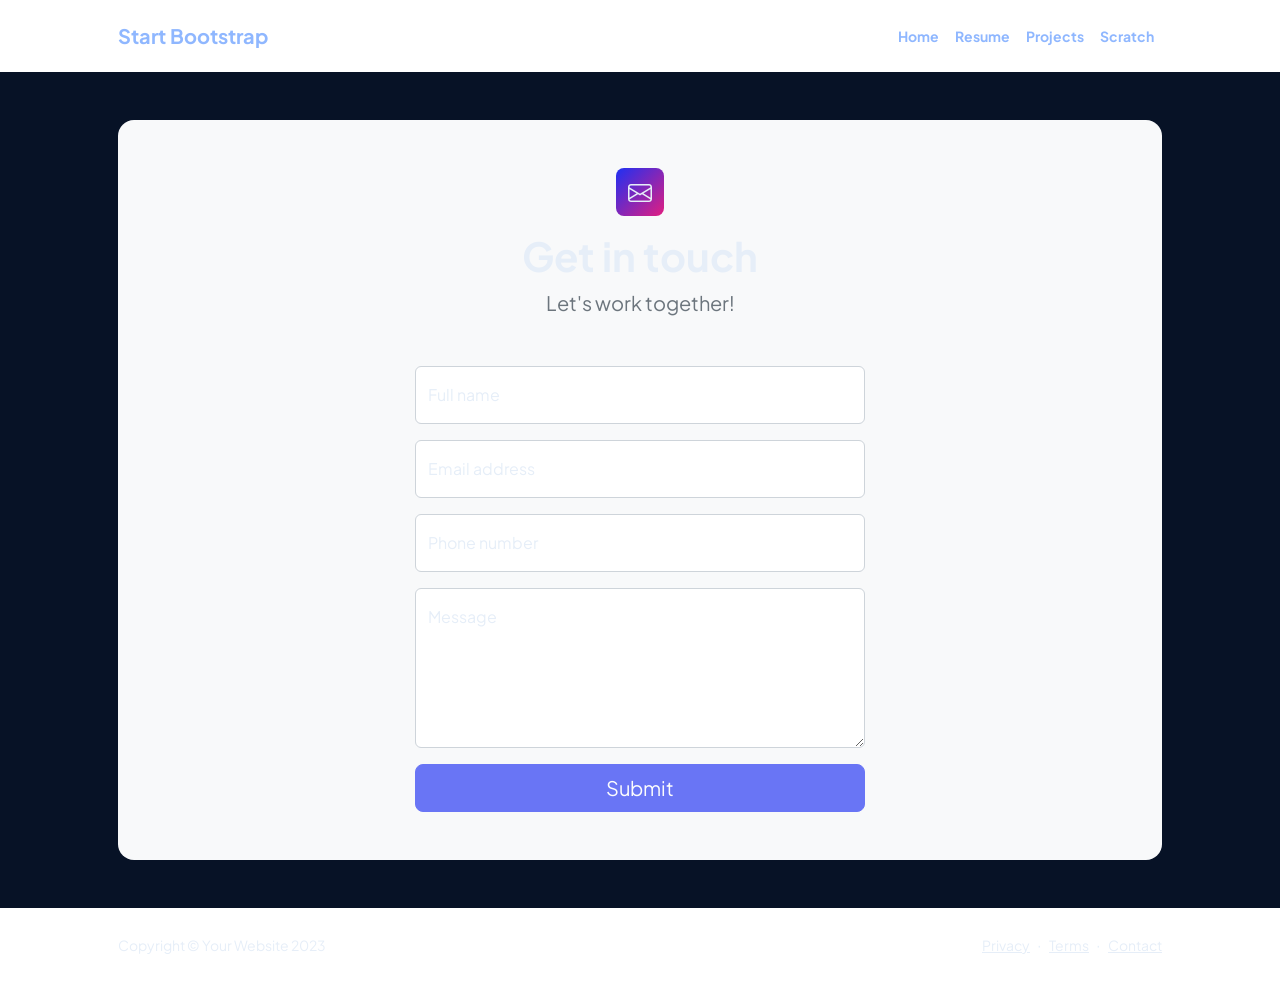
<file: contact.html>
<!DOCTYPE html>
<html lang="en">
    <head>
        <meta charset="utf-8" />
        <meta name="viewport" content="width=device-width, initial-scale=1, shrink-to-fit=no" />
        <meta name="description" content />
        <meta name="author" content />
        <title>Modern Business - Start Bootstrap Template</title>
        <!-- Favicon-->
        <link rel="icon" type="image/x-icon" href="assets/favicon.ico" />
        <!-- Custom Google font-->
        <link rel="preconnect" href="https://fonts.googleapis.com" />
        <link rel="preconnect" href="https://fonts.gstatic.com" crossorigin />
        <link href="https://fonts.googleapis.com/css2?family=Plus+Jakarta+Sans:wght@100;200;300;400;500;600;700;800;900&amp;display=swap" rel="stylesheet" />
        <!-- Bootstrap icons-->
        <link href="https://cdn.jsdelivr.net/npm/bootstrap-icons@1.8.1/font/bootstrap-icons.css" rel="stylesheet" />
        <!-- Core theme CSS (includes Bootstrap)-->
        <link href="css/styles.css" rel="stylesheet" />
    </head>
    <body class="d-flex flex-column">
        <main class="flex-shrink-0">
            <!-- Navigation-->
            <nav class="navbar navbar-expand-lg navbar-light bg-white py-3">
                <div class="container px-5">
                    <a class="navbar-brand" href="index.html"><span class="fw-bolder text-primary">Start Bootstrap</span></a>
                    <button class="navbar-toggler" type="button" data-bs-toggle="collapse" data-bs-target="#navbarSupportedContent" aria-controls="navbarSupportedContent" aria-expanded="false" aria-label="Toggle navigation"><span class="navbar-toggler-icon"></span></button>
                    <div class="collapse navbar-collapse" id="navbarSupportedContent">
                        <ul class="navbar-nav ms-auto mb-2 mb-lg-0 small fw-bolder">
                            <li class="nav-item"><a class="nav-link" href="index.html">Home</a></li>
                            <li class="nav-item"><a class="nav-link" href="resume.html">Resume</a></li>
                            <li class="nav-item"><a class="nav-link" href="projects.html">Projects</a></li>
                            <li class="nav-item"><a class="nav-link" href="scratch.html">Scratch</a></li>
                        </ul>
                    </div>
                </div>
            </nav>
            <!-- Page content-->
            <section class="py-5">
                <div class="container px-5">
                    <!-- Contact form-->
                    <div class="bg-light rounded-4 py-5 px-4 px-md-5">
                        <div class="text-center mb-5">
                            <div class="feature bg-primary bg-gradient-primary-to-secondary text-white rounded-3 mb-3"><i class="bi bi-envelope"></i></div>
                            <h1 class="fw-bolder">Get in touch</h1>
                            <p class="lead fw-normal text-muted mb-0">Let's work together!</p>
                        </div>
                        <div class="row gx-5 justify-content-center">
                            <div class="col-lg-8 col-xl-6">
                                <!-- * * * * * * * * * * * * * * *-->
                                <!-- * * SB Forms Contact Form * *-->
                                <!-- * * * * * * * * * * * * * * *-->
                                <!-- This form is pre-integrated with SB Forms.-->
                                <!-- To make this form functional, sign up at-->
                                <!-- https://startbootstrap.com/solution/contact-forms-->
                                <!-- to get an API token!-->
                                <form id="contactForm" data-sb-form-api-token="API_TOKEN">
                                    <!-- Name input-->
                                    <div class="form-floating mb-3">
                                        <input class="form-control" id="name" type="text" placeholder="Enter your name..." data-sb-validations="required" />
                                        <label for="name">Full name</label>
                                        <div class="invalid-feedback" data-sb-feedback="name:required">A name is required.</div>
                                    </div>
                                    <!-- Email address input-->
                                    <div class="form-floating mb-3">
                                        <input class="form-control" id="email" type="email" placeholder="name@example.com" data-sb-validations="required,email" />
                                        <label for="email">Email address</label>
                                        <div class="invalid-feedback" data-sb-feedback="email:required">An email is required.</div>
                                        <div class="invalid-feedback" data-sb-feedback="email:email">Email is not valid.</div>
                                    </div>
                                    <!-- Phone number input-->
                                    <div class="form-floating mb-3">
                                        <input class="form-control" id="phone" type="tel" placeholder="(123) 456-7890" data-sb-validations="required" />
                                        <label for="phone">Phone number</label>
                                        <div class="invalid-feedback" data-sb-feedback="phone:required">A phone number is required.</div>
                                    </div>
                                    <!-- Message input-->
                                    <div class="form-floating mb-3">
                                        <textarea class="form-control" id="message" type="text" placeholder="Enter your message here..." style="height: 10rem" data-sb-validations="required"></textarea>
                                        <label for="message">Message</label>
                                        <div class="invalid-feedback" data-sb-feedback="message:required">A message is required.</div>
                                    </div>
                                    <!-- Submit success message-->
                                    <!---->
                                    <!-- This is what your users will see when the form-->
                                    <!-- has successfully submitted-->
                                    <div class="d-none" id="submitSuccessMessage">
                                        <div class="text-center mb-3">
                                            <div class="fw-bolder">Form submission successful!</div>
                                            To activate this form, sign up at
                                            <br />
                                            <a href="https://startbootstrap.com/solution/contact-forms">https://startbootstrap.com/solution/contact-forms</a>
                                        </div>
                                    </div>
                                    <!-- Submit error message-->
                                    <!---->
                                    <!-- This is what your users will see when there is-->
                                    <!-- an error submitting the form-->
                                    <div class="d-none" id="submitErrorMessage"><div class="text-center text-danger mb-3">Error sending message!</div></div>
                                    <!-- Submit Button-->
                                    <div class="d-grid"><button class="btn btn-primary btn-lg disabled" id="submitButton" type="submit">Submit</button></div>
                                </form>
                            </div>
                        </div>
                    </div>
                </div>
            </section>
        </main>
        <!-- Footer-->
        <footer class="bg-white py-4 mt-auto">
            <div class="container px-5">
                <div class="row align-items-center justify-content-between flex-column flex-sm-row">
                    <div class="col-auto"><div class="small m-0">Copyright &copy; Your Website 2023</div></div>
                    <div class="col-auto">
                        <a class="small" href="#!">Privacy</a>
                        <span class="mx-1">&middot;</span>
                        <a class="small" href="#!">Terms</a>
                        <span class="mx-1">&middot;</span>
                        <a class="small" href="#!">Contact</a>
                    </div>
                </div>
            </div>
        </footer>
        <!-- Bootstrap core JS-->
        <script src="https://cdn.jsdelivr.net/npm/bootstrap@5.2.3/dist/js/bootstrap.bundle.min.js"></script>
        <!-- Core theme JS-->
        <script src="js/scripts.js"></script>
        <!-- * * * * * * * * * * * * * * * * * * * * * * * * * * * * * * * * * * * * * * * *-->
        <!-- * *                               SB Forms JS                               * *-->
        <!-- * * Activate your form at https://startbootstrap.com/solution/contact-forms * *-->
        <!-- * * * * * * * * * * * * * * * * * * * * * * * * * * * * * * * * * * * * * * * *-->
        <script src="https://cdn.startbootstrap.com/sb-forms-latest.js"></script>
    </body>
</html>
</file>
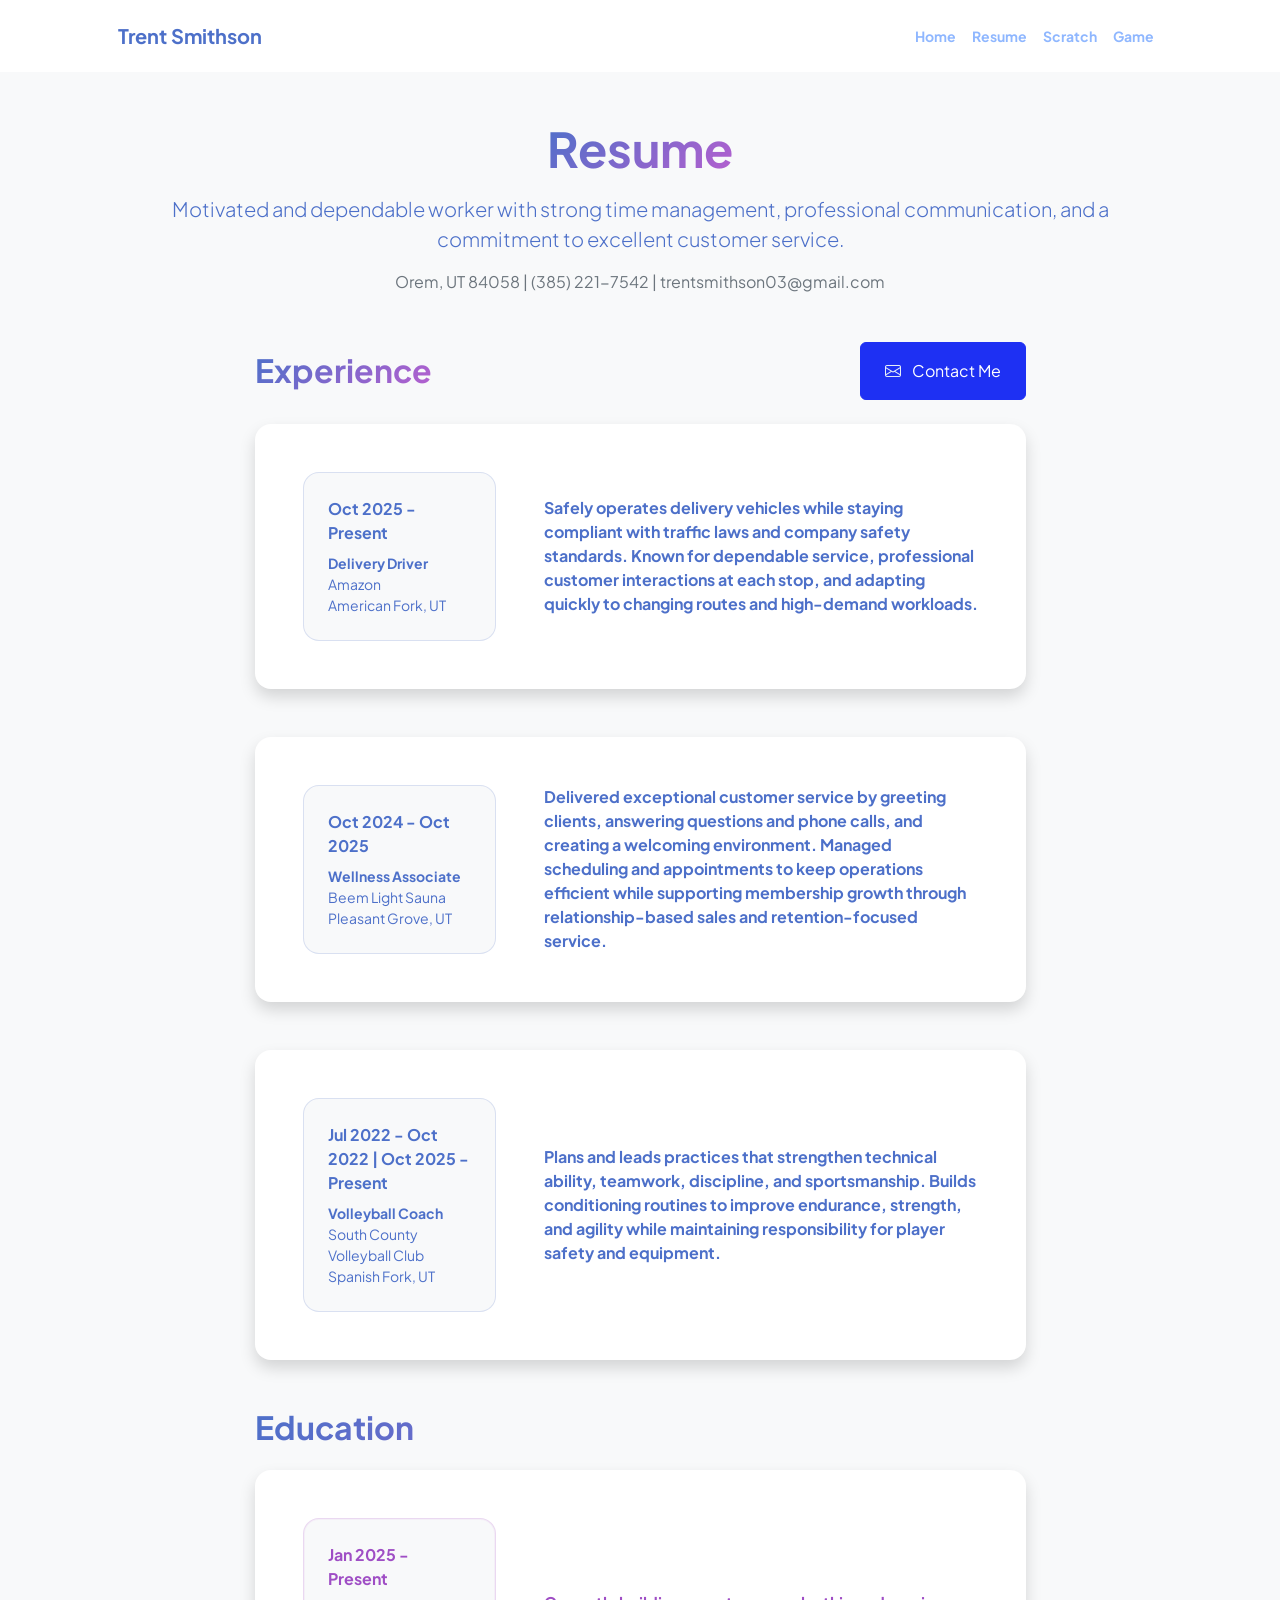
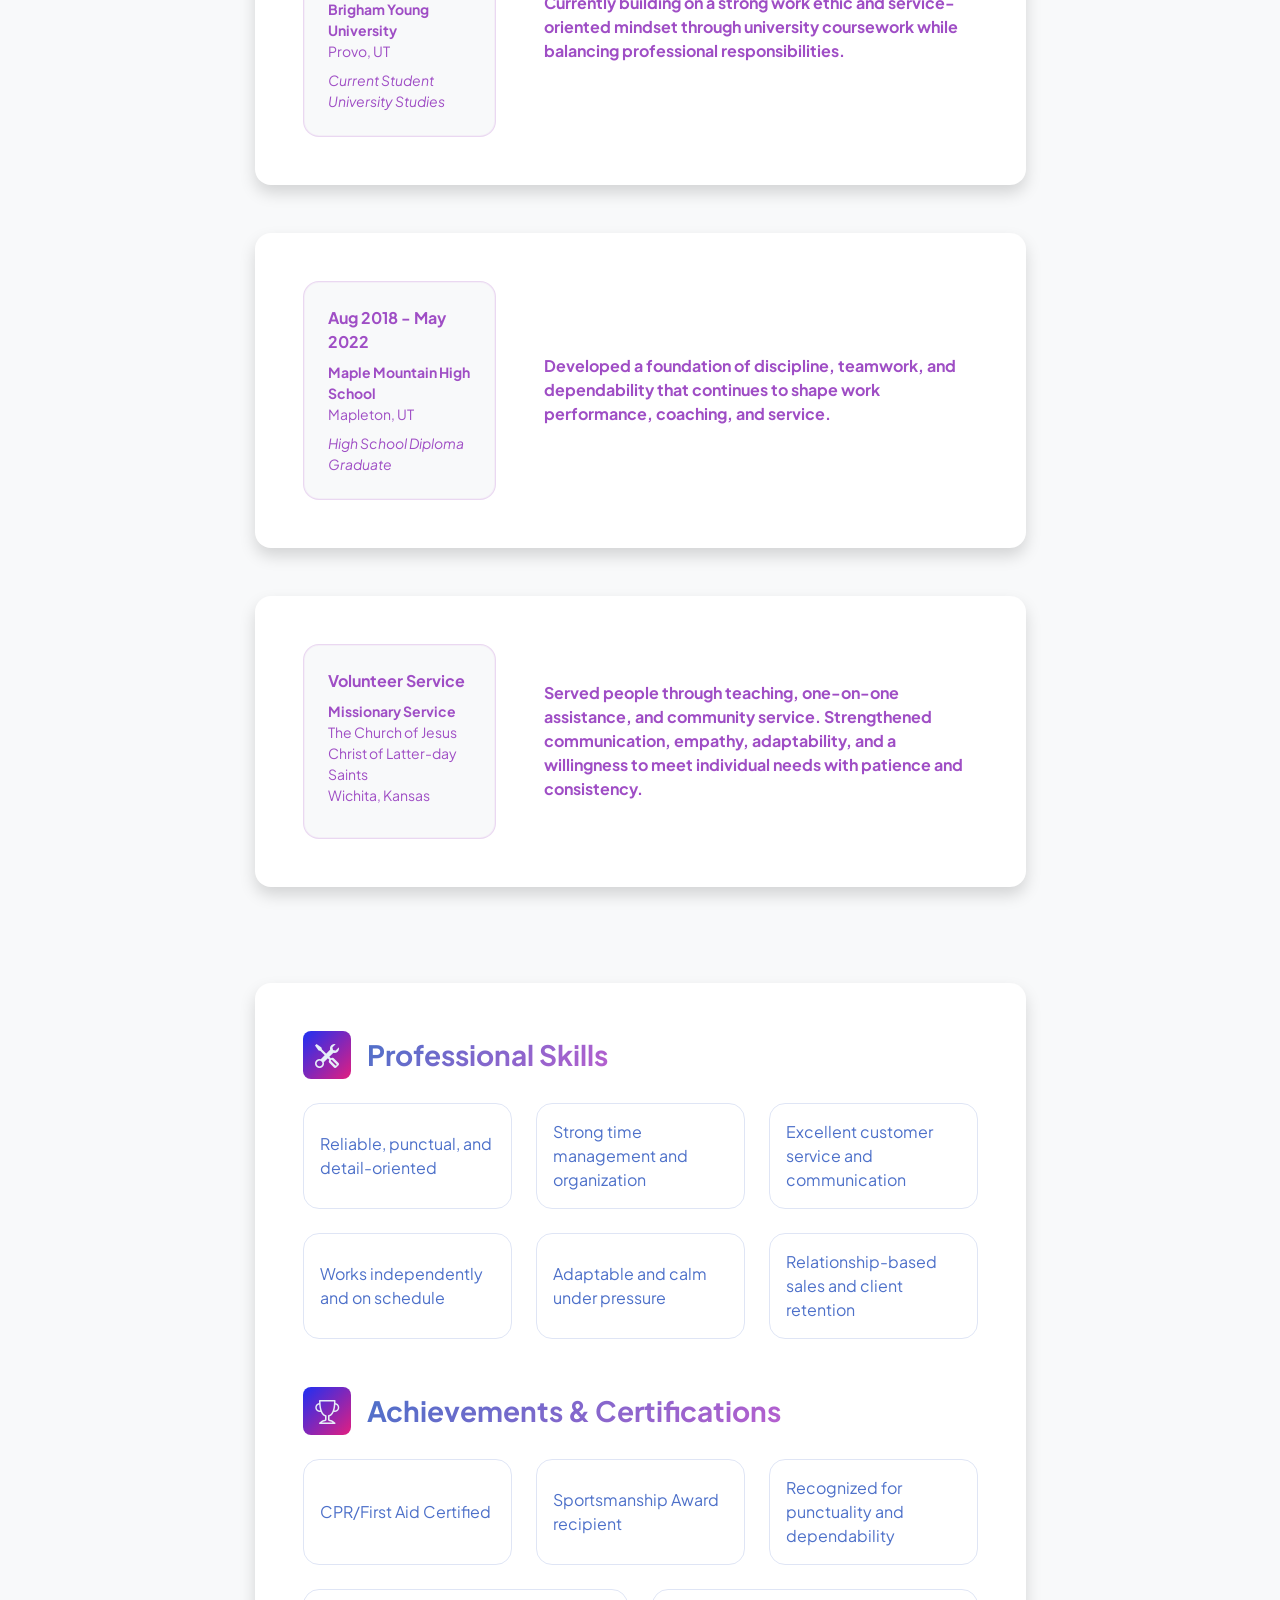
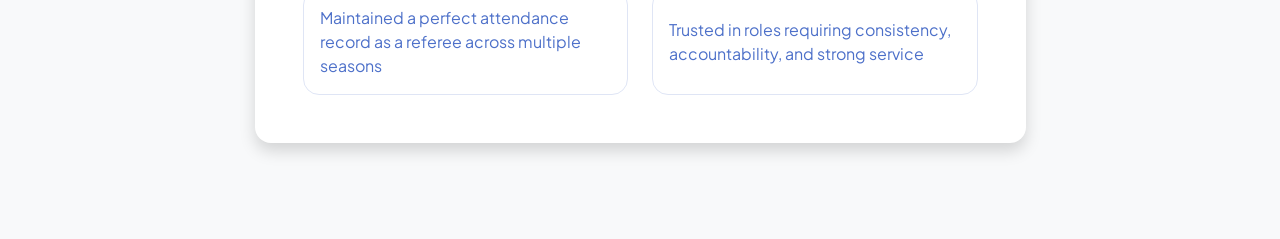
<file: resume.html>
<!DOCTYPE html>
<html lang="en">
    <head>
        <meta charset="utf-8" />
        <meta name="viewport" content="width=device-width, initial-scale=1, shrink-to-fit=no" />
        <meta name="description" content="" />
        <meta name="author" content="" />
        <title>Resume | Trent Smithson</title>
        <!-- Favicon-->
        <link rel="icon" type="image/x-icon" href="assets/favicon.ico" />
        <!-- Custom Google font-->
        <link rel="preconnect" href="https://fonts.googleapis.com" />
        <link rel="preconnect" href="https://fonts.gstatic.com" crossorigin />
        <link href="https://fonts.googleapis.com/css2?family=Plus+Jakarta+Sans:wght@100;200;300;400;500;600;700;800;900&amp;display=swap" rel="stylesheet" />
        <!-- Bootstrap icons-->
        <link href="https://cdn.jsdelivr.net/npm/bootstrap-icons@1.8.1/font/bootstrap-icons.css" rel="stylesheet" />
        <!-- Core theme CSS (includes Bootstrap)-->
        <link href="css/styles.css" rel="stylesheet" />
    </head>
    <body class="d-flex flex-column h-100 bg-light resume-page">
        <main class="flex-shrink-0">
            <!-- Navigation-->
            <nav class="navbar navbar-expand-lg navbar-light bg-white py-3">
                <div class="container px-5">
                    <a class="navbar-brand" href="index.html"><span class="fw-bolder text-primary">Trent Smithson</span></a>
                    <button class="navbar-toggler" type="button" data-bs-toggle="collapse" data-bs-target="#navbarSupportedContent" aria-controls="navbarSupportedContent" aria-expanded="false" aria-label="Toggle navigation"><span class="navbar-toggler-icon"></span></button>
                    <div class="collapse navbar-collapse" id="navbarSupportedContent">
                        <ul class="navbar-nav ms-auto mb-2 mb-lg-0 small fw-bolder">
                            <li class="nav-item"><a class="nav-link" href="index.html">Home</a></li>
                            <li class="nav-item"><a class="nav-link" href="resume.html">Resume</a></li>
                            <li class="nav-item"><a class="nav-link" href="scratch.html">Scratch</a></li>
                            <li class="nav-item"><a class="nav-link" href="game.html">Game</a></li>
                        </ul>
                    </div>
                </div>
            </nav>
            <!-- Page Content-->
            <div class="container px-5 my-5">
                <div class="text-center mb-5">
                    <h1 class="display-5 fw-bolder mb-0"><span class="text-gradient d-inline">Resume</span></h1>
                    <p class="lead mt-3 mb-0">Motivated and dependable worker with strong time management, professional communication, and a commitment to excellent customer service.</p>
                    <p class="text-muted mt-3 mb-0">Orem, UT 84058 | (385) 221-7542 | trentsmithson03@gmail.com</p>
                </div>
                <div class="row gx-5 justify-content-center">
                    <div class="col-lg-11 col-xl-9 col-xxl-8">
                        <!-- Experience Section-->
                        <section>
                            <div class="d-flex align-items-center justify-content-between mb-4">
                                <h2 class="resume-section-heading fw-bolder mb-0">Experience</h2>
                                <!-- Download resume button-->
                                <!-- Note: Set the link href target to a PDF file within your project-->
                                <a class="btn btn-primary px-4 py-3" href="mailto:trentsmithson03@gmail.com">
                                    <div class="d-inline-block bi bi-envelope me-2"></div>
                                    Contact Me
                                </a>
                            </div>
                            <!-- Experience Card 1-->
                            <div class="card shadow border-0 rounded-4 mb-5">
                                <div class="card-body p-5">
                                    <div class="row align-items-center gx-5">
                                        <div class="col text-center text-lg-start mb-4 mb-lg-0">
                                            <div class="bg-light p-4 rounded-4">
                                                <div class="text-primary fw-bolder mb-2">Oct 2025 - Present</div>
                                                <div class="small fw-bolder resume-card-title">Delivery Driver</div>
                                                <div class="small text-muted">Amazon</div>
                                                <div class="small text-muted">American Fork, UT</div>
                                            </div>
                                        </div>
                                        <div class="col-lg-8">
                                            <div class="resume-card-description">Safely operates delivery vehicles while staying compliant with traffic laws and company safety standards. Known for dependable service, professional customer interactions at each stop, and adapting quickly to changing routes and high-demand workloads.</div>
                                        </div>
                                    </div>
                                </div>
                            </div>
                            <!-- Experience Card 2-->
                            <div class="card shadow border-0 rounded-4 mb-5">
                                <div class="card-body p-5">
                                    <div class="row align-items-center gx-5">
                                        <div class="col text-center text-lg-start mb-4 mb-lg-0">
                                            <div class="bg-light p-4 rounded-4">
                                                <div class="text-primary fw-bolder mb-2">Oct 2024 - Oct 2025</div>
                                                <div class="small fw-bolder resume-card-title">Wellness Associate</div>
                                                <div class="small text-muted">Beem Light Sauna</div>
                                                <div class="small text-muted">Pleasant Grove, UT</div>
                                            </div>
                                        </div>
                                        <div class="col-lg-8">
                                            <div class="resume-card-description">Delivered exceptional customer service by greeting clients, answering questions and phone calls, and creating a welcoming environment. Managed scheduling and appointments to keep operations efficient while supporting membership growth through relationship-based sales and retention-focused service.</div>
                                        </div>
                                    </div>
                                </div>
                            </div>
                            <!-- Experience Card 3-->
                            <div class="card shadow border-0 rounded-4 mb-5">
                                <div class="card-body p-5">
                                    <div class="row align-items-center gx-5">
                                        <div class="col text-center text-lg-start mb-4 mb-lg-0">
                                            <div class="bg-light p-4 rounded-4">
                                                <div class="text-primary fw-bolder mb-2">Jul 2022 - Oct 2022 | Oct 2025 - Present</div>
                                                <div class="small fw-bolder resume-card-title">Volleyball Coach</div>
                                                <div class="small text-muted">South County Volleyball Club</div>
                                                <div class="small text-muted">Spanish Fork, UT</div>
                                            </div>
                                        </div>
                                        <div class="col-lg-8">
                                            <div class="resume-card-description">Plans and leads practices that strengthen technical ability, teamwork, discipline, and sportsmanship. Builds conditioning routines to improve endurance, strength, and agility while maintaining responsibility for player safety and equipment.</div>
                                        </div>
                                    </div>
                                </div>
                            </div>
                        </section>
                        <!-- Education Section-->
                        <section>
                            <h2 class="resume-section-heading fw-bolder mb-4">Education</h2>
                            <!-- Education Card 1-->
                            <div class="card shadow border-0 rounded-4 mb-5 education-card">
                                <div class="card-body p-5">
                                    <div class="row align-items-center gx-5">
                                        <div class="col text-center text-lg-start mb-4 mb-lg-0">
                                            <div class="bg-light p-4 rounded-4">
                                                <div class="text-secondary fw-bolder mb-2">Jan 2025 - Present</div>
                                                <div class="mb-2">
                                                    <div class="small fw-bolder resume-card-title">Brigham Young University</div>
                                                    <div class="small text-muted">Provo, UT</div>
                                                </div>
                                                <div class="fst-italic">
                                                    <div class="small text-muted">Current Student</div>
                                                    <div class="small text-muted">University Studies</div>
                                                </div>
                                            </div>
                                        </div>
                                        <div class="col-lg-8"><div class="resume-card-description">Currently building on a strong work ethic and service-oriented mindset through university coursework while balancing professional responsibilities.</div></div>
                                    </div>
                                </div>
                            </div>
                            <!-- Education Card 2-->
                            <div class="card shadow border-0 rounded-4 mb-5 education-card">
                                <div class="card-body p-5">
                                    <div class="row align-items-center gx-5">
                                        <div class="col text-center text-lg-start mb-4 mb-lg-0">
                                            <div class="bg-light p-4 rounded-4">
                                                <div class="text-secondary fw-bolder mb-2">Aug 2018 - May 2022</div>
                                                <div class="mb-2">
                                                    <div class="small fw-bolder resume-card-title">Maple Mountain High School</div>
                                                    <div class="small text-muted">Mapleton, UT</div>
                                                </div>
                                                <div class="fst-italic">
                                                    <div class="small text-muted">High School Diploma</div>
                                                    <div class="small text-muted">Graduate</div>
                                                </div>
                                            </div>
                                        </div>
                                        <div class="col-lg-8"><div class="resume-card-description">Developed a foundation of discipline, teamwork, and dependability that continues to shape work performance, coaching, and service.</div></div>
                                    </div>
                                </div>
                            </div>
                            <!-- Volunteer Card-->
                            <div class="card shadow border-0 rounded-4 mb-5 education-card">
                                <div class="card-body p-5">
                                    <div class="row align-items-center gx-5">
                                        <div class="col text-center text-lg-start mb-4 mb-lg-0">
                                            <div class="bg-light p-4 rounded-4">
                                                <div class="text-secondary fw-bolder mb-2">Volunteer Service</div>
                                                <div class="mb-2">
                                                    <div class="small fw-bolder resume-card-title">Missionary Service</div>
                                                    <div class="small text-muted">The Church of Jesus Christ of Latter-day Saints</div>
                                                    <div class="small text-muted">Wichita, Kansas</div>
                                                </div>
                                            </div>
                                        </div>
                                        <div class="col-lg-8"><div class="resume-card-description">Served people through teaching, one-on-one assistance, and community service. Strengthened communication, empathy, adaptability, and a willingness to meet individual needs with patience and consistency.</div></div>
                                    </div>
                                </div>
                            </div>
                        </section>
                        <!-- Divider-->
                        <div class="pb-5"></div>
                        <!-- Skills Section-->
                        <section>
                            <!-- Skillset Card-->
                            <div class="card shadow border-0 rounded-4 mb-5">
                                <div class="card-body p-5">
                                    <!-- Professional skills list-->
                                    <div class="mb-5">
                                        <div class="d-flex align-items-center mb-4">
                                            <div class="feature bg-primary bg-gradient-primary-to-secondary text-white rounded-3 me-3"><i class="bi bi-tools"></i></div>
                                            <h3 class="fw-bolder mb-0"><span class="text-gradient d-inline">Professional Skills</span></h3>
                                        </div>
                                        <div class="row row-cols-1 row-cols-md-3 mb-4">
                                            <div class="col mb-4 mb-md-0"><div class="d-flex align-items-center bg-light rounded-4 p-3 h-100">Reliable, punctual, and detail-oriented</div></div>
                                            <div class="col mb-4 mb-md-0"><div class="d-flex align-items-center bg-light rounded-4 p-3 h-100">Strong time management and organization</div></div>
                                            <div class="col"><div class="d-flex align-items-center bg-light rounded-4 p-3 h-100">Excellent customer service and communication</div></div>
                                        </div>
                                        <div class="row row-cols-1 row-cols-md-3">
                                            <div class="col mb-4 mb-md-0"><div class="d-flex align-items-center bg-light rounded-4 p-3 h-100">Works independently and on schedule</div></div>
                                            <div class="col mb-4 mb-md-0"><div class="d-flex align-items-center bg-light rounded-4 p-3 h-100">Adaptable and calm under pressure</div></div>
                                            <div class="col"><div class="d-flex align-items-center bg-light rounded-4 p-3 h-100">Relationship-based sales and client retention</div></div>
                                        </div>
                                    </div>
                                    <!-- Achievements list-->
                                    <div class="mb-0">
                                        <div class="d-flex align-items-center mb-4">
                                            <div class="feature bg-primary bg-gradient-primary-to-secondary text-white rounded-3 me-3"><i class="bi bi-trophy"></i></div>
                                            <h3 class="fw-bolder mb-0"><span class="text-gradient d-inline">Achievements & Certifications</span></h3>
                                        </div>
                                        <div class="row row-cols-1 row-cols-md-3 mb-4">
                                            <div class="col mb-4 mb-md-0"><div class="d-flex align-items-center bg-light rounded-4 p-3 h-100">CPR/First Aid Certified</div></div>
                                            <div class="col mb-4 mb-md-0"><div class="d-flex align-items-center bg-light rounded-4 p-3 h-100">Sportsmanship Award recipient</div></div>
                                            <div class="col"><div class="d-flex align-items-center bg-light rounded-4 p-3 h-100">Recognized for punctuality and dependability</div></div>
                                        </div>
                                        <div class="row row-cols-1 row-cols-md-2">
                                            <div class="col mb-4 mb-md-0"><div class="d-flex align-items-center bg-light rounded-4 p-3 h-100">Maintained a perfect attendance record as a referee across multiple seasons</div></div>
                                            <div class="col"><div class="d-flex align-items-center bg-light rounded-4 p-3 h-100">Trusted in roles requiring consistency, accountability, and strong service</div></div>
                                        </div>
                                    </div>
                                </div>
                            </div>
                        </section>
                    </div>
                </div>
            </div>
        </main>
        <!-- Bootstrap core JS-->
        <script src="https://cdn.jsdelivr.net/npm/bootstrap@5.2.3/dist/js/bootstrap.bundle.min.js"></script>
        <!-- Core theme JS-->
        <script src="js/scripts.js"></script>
    </body>
</html>
</file>
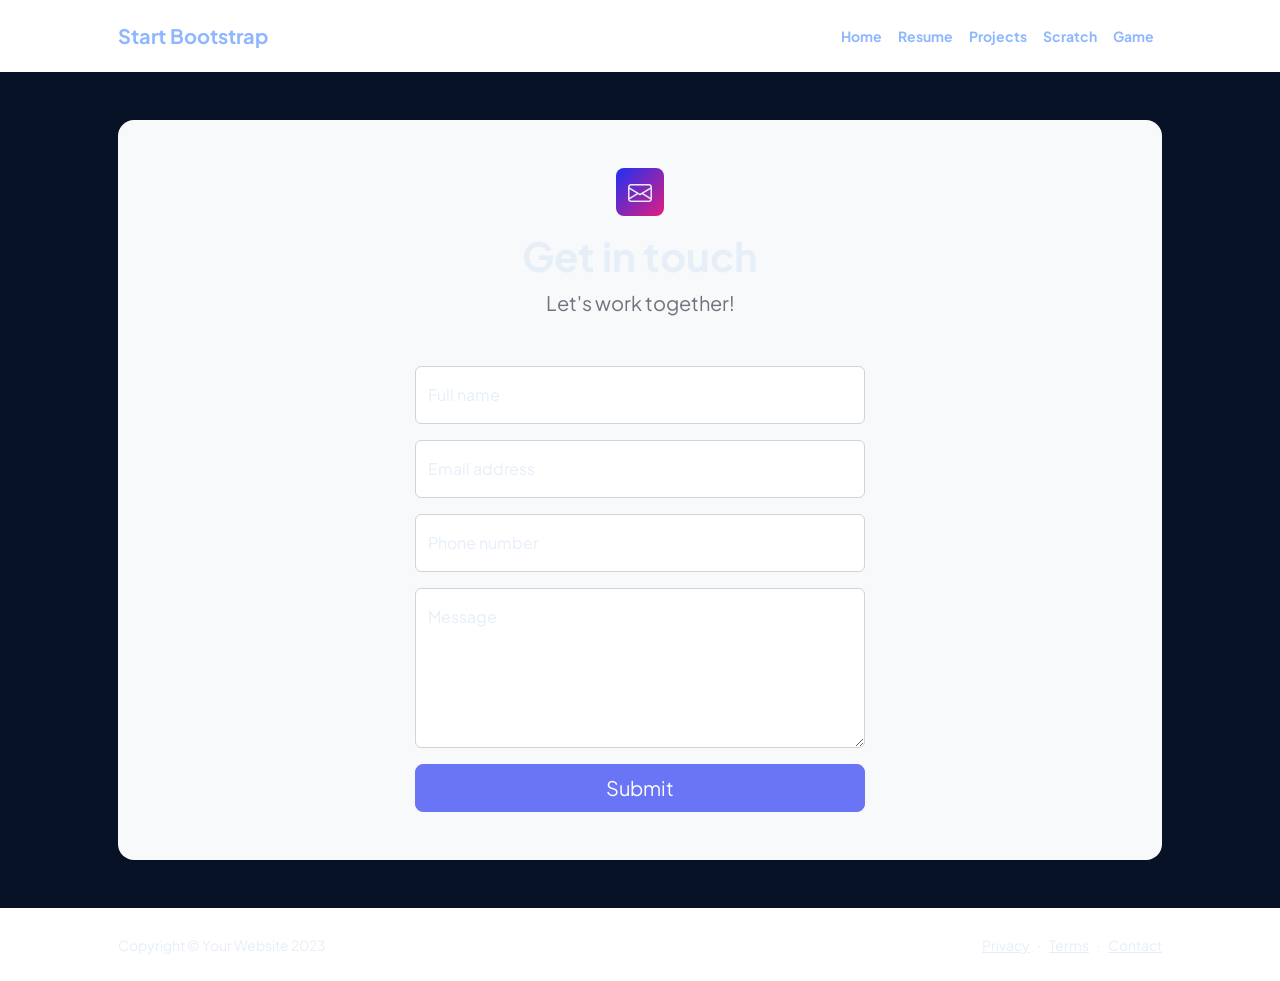
<file: website/contact.html>
<!DOCTYPE html>
<html lang="en">
    <head>
        <meta charset="utf-8" />
        <meta name="viewport" content="width=device-width, initial-scale=1, shrink-to-fit=no" />
        <meta name="description" content />
        <meta name="author" content />
        <title>Modern Business - Start Bootstrap Template</title>
        <!-- Favicon-->
        <link rel="icon" type="image/x-icon" href="assets/favicon.ico" />
        <!-- Custom Google font-->
        <link rel="preconnect" href="https://fonts.googleapis.com" />
        <link rel="preconnect" href="https://fonts.gstatic.com" crossorigin />
        <link href="https://fonts.googleapis.com/css2?family=Plus+Jakarta+Sans:wght@100;200;300;400;500;600;700;800;900&amp;display=swap" rel="stylesheet" />
        <!-- Bootstrap icons-->
        <link href="https://cdn.jsdelivr.net/npm/bootstrap-icons@1.8.1/font/bootstrap-icons.css" rel="stylesheet" />
        <!-- Core theme CSS (includes Bootstrap)-->
        <link href="css/styles.css" rel="stylesheet" />
    </head>
    <body class="d-flex flex-column">
        <main class="flex-shrink-0">
            <!-- Navigation-->
            <nav class="navbar navbar-expand-lg navbar-light bg-white py-3">
                <div class="container px-5">
                    <a class="navbar-brand" href="index.html"><span class="fw-bolder text-primary">Start Bootstrap</span></a>
                    <button class="navbar-toggler" type="button" data-bs-toggle="collapse" data-bs-target="#navbarSupportedContent" aria-controls="navbarSupportedContent" aria-expanded="false" aria-label="Toggle navigation"><span class="navbar-toggler-icon"></span></button>
                    <div class="collapse navbar-collapse" id="navbarSupportedContent">
                        <ul class="navbar-nav ms-auto mb-2 mb-lg-0 small fw-bolder">
                            <li class="nav-item"><a class="nav-link" href="index.html">Home</a></li>
                            <li class="nav-item"><a class="nav-link" href="resume.html">Resume</a></li>
                            <li class="nav-item"><a class="nav-link" href="projects.html">Projects</a></li>
                            <li class="nav-item"><a class="nav-link" href="scratch.html">Scratch</a></li>
                            <li class="nav-item"><a class="nav-link" href="game.html">Game</a></li>
                        </ul>
                    </div>
                </div>
            </nav>
            <!-- Page content-->
            <section class="py-5">
                <div class="container px-5">
                    <!-- Contact form-->
                    <div class="bg-light rounded-4 py-5 px-4 px-md-5">
                        <div class="text-center mb-5">
                            <div class="feature bg-primary bg-gradient-primary-to-secondary text-white rounded-3 mb-3"><i class="bi bi-envelope"></i></div>
                            <h1 class="fw-bolder">Get in touch</h1>
                            <p class="lead fw-normal text-muted mb-0">Let's work together!</p>
                        </div>
                        <div class="row gx-5 justify-content-center">
                            <div class="col-lg-8 col-xl-6">
                                <!-- * * * * * * * * * * * * * * *-->
                                <!-- * * SB Forms Contact Form * *-->
                                <!-- * * * * * * * * * * * * * * *-->
                                <!-- This form is pre-integrated with SB Forms.-->
                                <!-- To make this form functional, sign up at-->
                                <!-- https://startbootstrap.com/solution/contact-forms-->
                                <!-- to get an API token!-->
                                <form id="contactForm" data-sb-form-api-token="API_TOKEN">
                                    <!-- Name input-->
                                    <div class="form-floating mb-3">
                                        <input class="form-control" id="name" type="text" placeholder="Enter your name..." data-sb-validations="required" />
                                        <label for="name">Full name</label>
                                        <div class="invalid-feedback" data-sb-feedback="name:required">A name is required.</div>
                                    </div>
                                    <!-- Email address input-->
                                    <div class="form-floating mb-3">
                                        <input class="form-control" id="email" type="email" placeholder="name@example.com" data-sb-validations="required,email" />
                                        <label for="email">Email address</label>
                                        <div class="invalid-feedback" data-sb-feedback="email:required">An email is required.</div>
                                        <div class="invalid-feedback" data-sb-feedback="email:email">Email is not valid.</div>
                                    </div>
                                    <!-- Phone number input-->
                                    <div class="form-floating mb-3">
                                        <input class="form-control" id="phone" type="tel" placeholder="(123) 456-7890" data-sb-validations="required" />
                                        <label for="phone">Phone number</label>
                                        <div class="invalid-feedback" data-sb-feedback="phone:required">A phone number is required.</div>
                                    </div>
                                    <!-- Message input-->
                                    <div class="form-floating mb-3">
                                        <textarea class="form-control" id="message" type="text" placeholder="Enter your message here..." style="height: 10rem" data-sb-validations="required"></textarea>
                                        <label for="message">Message</label>
                                        <div class="invalid-feedback" data-sb-feedback="message:required">A message is required.</div>
                                    </div>
                                    <!-- Submit success message-->
                                    <!---->
                                    <!-- This is what your users will see when the form-->
                                    <!-- has successfully submitted-->
                                    <div class="d-none" id="submitSuccessMessage">
                                        <div class="text-center mb-3">
                                            <div class="fw-bolder">Form submission successful!</div>
                                            To activate this form, sign up at
                                            <br />
                                            <a href="https://startbootstrap.com/solution/contact-forms">https://startbootstrap.com/solution/contact-forms</a>
                                        </div>
                                    </div>
                                    <!-- Submit error message-->
                                    <!---->
                                    <!-- This is what your users will see when there is-->
                                    <!-- an error submitting the form-->
                                    <div class="d-none" id="submitErrorMessage"><div class="text-center text-danger mb-3">Error sending message!</div></div>
                                    <!-- Submit Button-->
                                    <div class="d-grid"><button class="btn btn-primary btn-lg disabled" id="submitButton" type="submit">Submit</button></div>
                                </form>
                            </div>
                        </div>
                    </div>
                </div>
            </section>
        </main>
        <!-- Footer-->
        <footer class="bg-white py-4 mt-auto">
            <div class="container px-5">
                <div class="row align-items-center justify-content-between flex-column flex-sm-row">
                    <div class="col-auto"><div class="small m-0">Copyright &copy; Your Website 2023</div></div>
                    <div class="col-auto">
                        <a class="small" href="#!">Privacy</a>
                        <span class="mx-1">&middot;</span>
                        <a class="small" href="#!">Terms</a>
                        <span class="mx-1">&middot;</span>
                        <a class="small" href="#!">Contact</a>
                    </div>
                </div>
            </div>
        </footer>
        <!-- Bootstrap core JS-->
        <script src="https://cdn.jsdelivr.net/npm/bootstrap@5.2.3/dist/js/bootstrap.bundle.min.js"></script>
        <!-- Core theme JS-->
        <script src="js/scripts.js"></script>
        <!-- * * * * * * * * * * * * * * * * * * * * * * * * * * * * * * * * * * * * * * * *-->
        <!-- * *                               SB Forms JS                               * *-->
        <!-- * * Activate your form at https://startbootstrap.com/solution/contact-forms * *-->
        <!-- * * * * * * * * * * * * * * * * * * * * * * * * * * * * * * * * * * * * * * * *-->
        <script src="https://cdn.startbootstrap.com/sb-forms-latest.js"></script>
    </body>
</html>
</file>
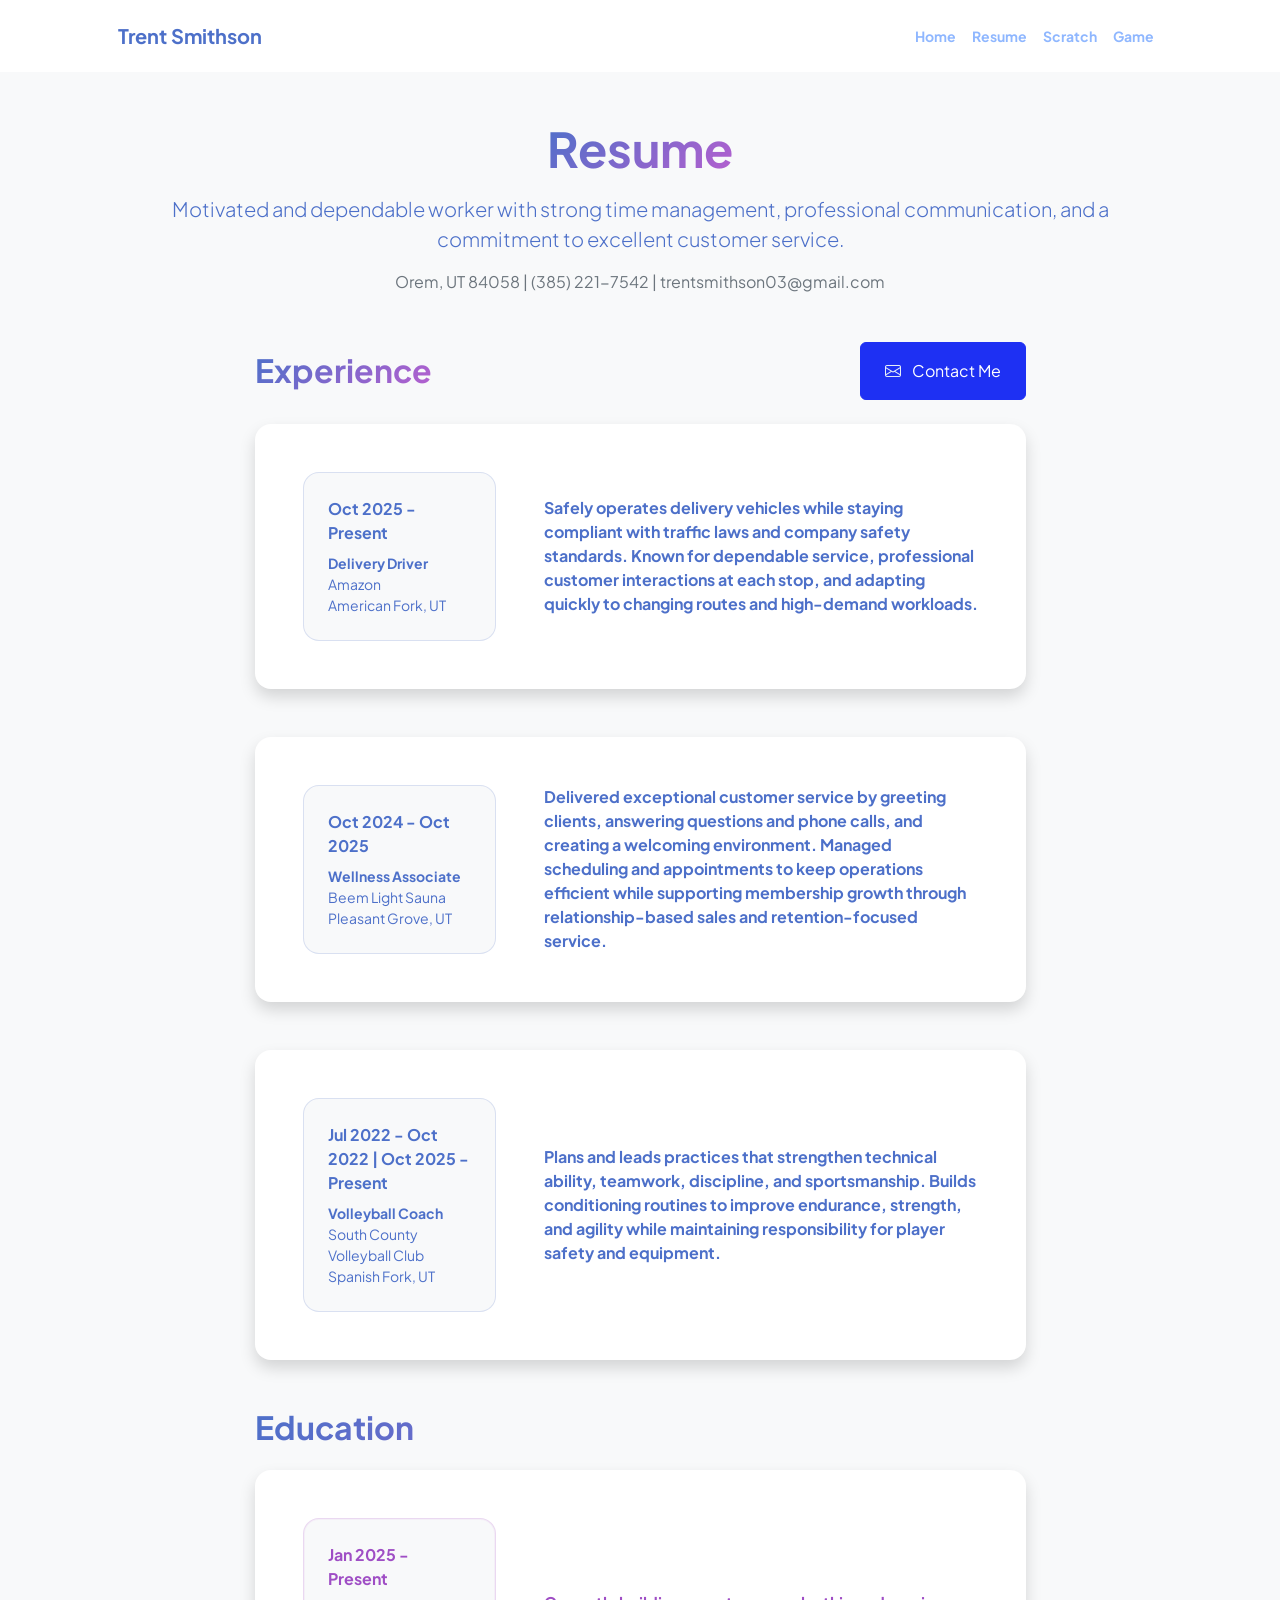
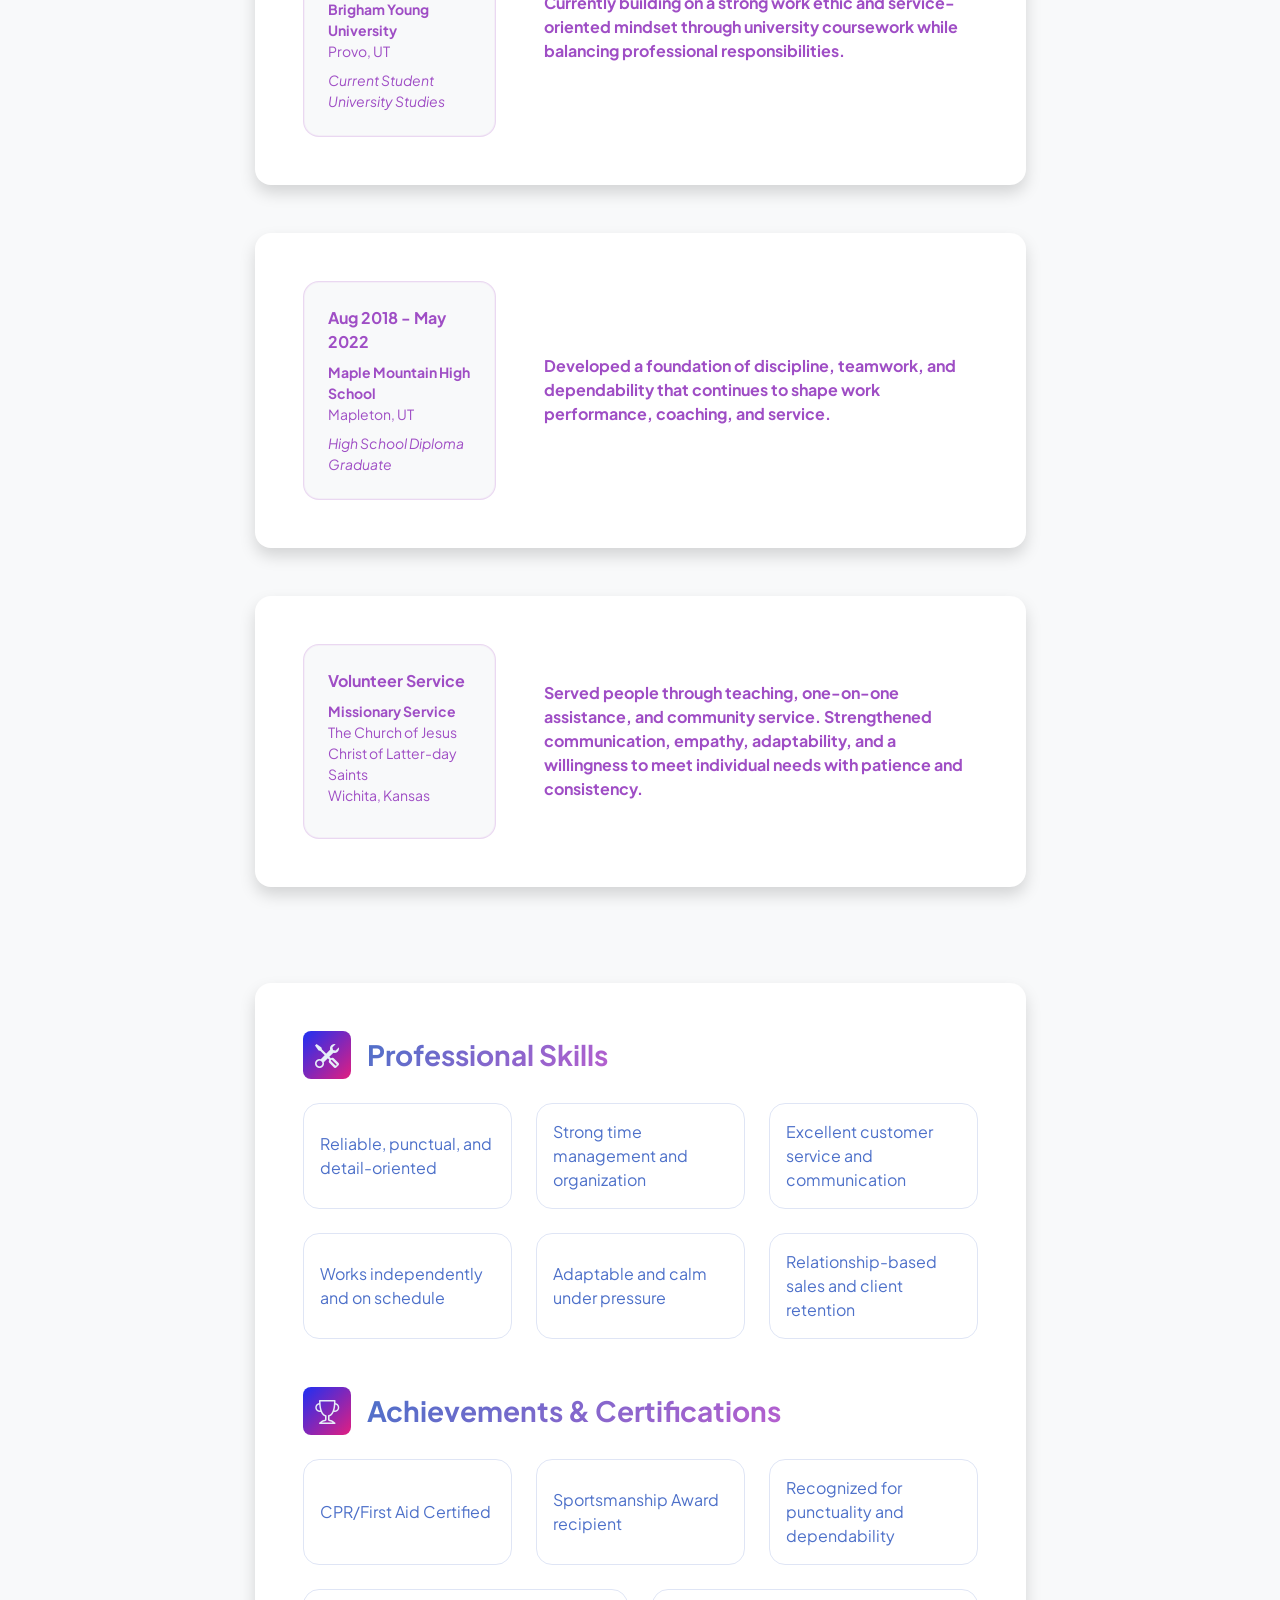
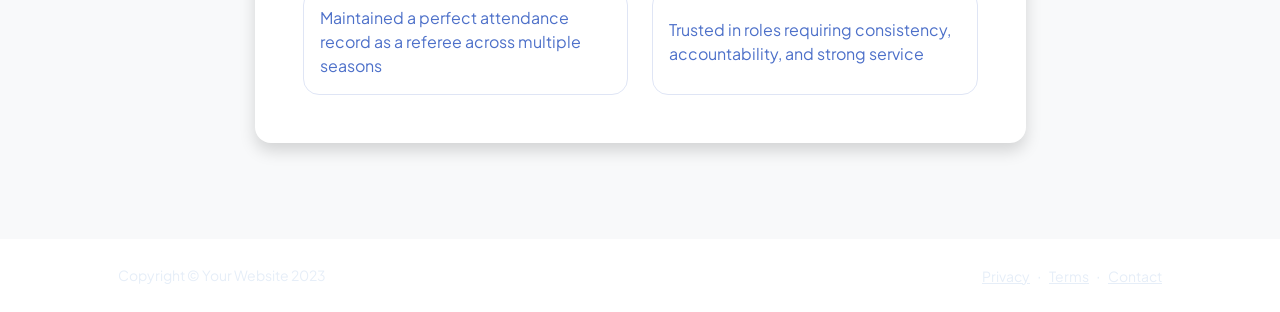
<file: website/resume.html>
<!DOCTYPE html>
<html lang="en">
    <head>
        <meta charset="utf-8" />
        <meta name="viewport" content="width=device-width, initial-scale=1, shrink-to-fit=no" />
        <meta name="description" content="" />
        <meta name="author" content="" />
        <title>Resume | Trent Smithson</title>
        <!-- Favicon-->
        <link rel="icon" type="image/x-icon" href="assets/favicon.ico" />
        <!-- Custom Google font-->
        <link rel="preconnect" href="https://fonts.googleapis.com" />
        <link rel="preconnect" href="https://fonts.gstatic.com" crossorigin />
        <link href="https://fonts.googleapis.com/css2?family=Plus+Jakarta+Sans:wght@100;200;300;400;500;600;700;800;900&amp;display=swap" rel="stylesheet" />
        <!-- Bootstrap icons-->
        <link href="https://cdn.jsdelivr.net/npm/bootstrap-icons@1.8.1/font/bootstrap-icons.css" rel="stylesheet" />
        <!-- Core theme CSS (includes Bootstrap)-->
        <link href="css/styles.css" rel="stylesheet" />
    </head>
    <body class="d-flex flex-column h-100 bg-light resume-page">
        <main class="flex-shrink-0">
            <!-- Navigation-->
            <nav class="navbar navbar-expand-lg navbar-light bg-white py-3">
                <div class="container px-5">
                    <a class="navbar-brand" href="index.html"><span class="fw-bolder text-primary">Trent Smithson</span></a>
                    <button class="navbar-toggler" type="button" data-bs-toggle="collapse" data-bs-target="#navbarSupportedContent" aria-controls="navbarSupportedContent" aria-expanded="false" aria-label="Toggle navigation"><span class="navbar-toggler-icon"></span></button>
                    <div class="collapse navbar-collapse" id="navbarSupportedContent">
                        <ul class="navbar-nav ms-auto mb-2 mb-lg-0 small fw-bolder">
                            <li class="nav-item"><a class="nav-link" href="index.html">Home</a></li>
                            <li class="nav-item"><a class="nav-link" href="resume.html">Resume</a></li>
                            <li class="nav-item"><a class="nav-link" href="scratch.html">Scratch</a></li>
                            <li class="nav-item"><a class="nav-link" href="game.html">Game</a></li>
                        </ul>
                    </div>
                </div>
            </nav>
            <!-- Page Content-->
            <div class="container px-5 my-5">
                <div class="text-center mb-5">
                    <h1 class="display-5 fw-bolder mb-0"><span class="text-gradient d-inline">Resume</span></h1>
                    <p class="lead mt-3 mb-0">Motivated and dependable worker with strong time management, professional communication, and a commitment to excellent customer service.</p>
                    <p class="text-muted mt-3 mb-0">Orem, UT 84058 | (385) 221-7542 | trentsmithson03@gmail.com</p>
                </div>
                <div class="row gx-5 justify-content-center">
                    <div class="col-lg-11 col-xl-9 col-xxl-8">
                        <!-- Experience Section-->
                        <section>
                            <div class="d-flex align-items-center justify-content-between mb-4">
                                <h2 class="resume-section-heading fw-bolder mb-0">Experience</h2>
                                <!-- Download resume button-->
                                <!-- Note: Set the link href target to a PDF file within your project-->
                                <a class="btn btn-primary px-4 py-3" href="mailto:trentsmithson03@gmail.com">
                                    <div class="d-inline-block bi bi-envelope me-2"></div>
                                    Contact Me
                                </a>
                            </div>
                            <!-- Experience Card 1-->
                            <div class="card shadow border-0 rounded-4 mb-5">
                                <div class="card-body p-5">
                                    <div class="row align-items-center gx-5">
                                        <div class="col text-center text-lg-start mb-4 mb-lg-0">
                                            <div class="bg-light p-4 rounded-4">
                                                <div class="text-primary fw-bolder mb-2">Oct 2025 - Present</div>
                                                <div class="small fw-bolder resume-card-title">Delivery Driver</div>
                                                <div class="small text-muted">Amazon</div>
                                                <div class="small text-muted">American Fork, UT</div>
                                            </div>
                                        </div>
                                        <div class="col-lg-8">
                                            <div class="resume-card-description">Safely operates delivery vehicles while staying compliant with traffic laws and company safety standards. Known for dependable service, professional customer interactions at each stop, and adapting quickly to changing routes and high-demand workloads.</div>
                                        </div>
                                    </div>
                                </div>
                            </div>
                            <!-- Experience Card 2-->
                            <div class="card shadow border-0 rounded-4 mb-5">
                                <div class="card-body p-5">
                                    <div class="row align-items-center gx-5">
                                        <div class="col text-center text-lg-start mb-4 mb-lg-0">
                                            <div class="bg-light p-4 rounded-4">
                                                <div class="text-primary fw-bolder mb-2">Oct 2024 - Oct 2025</div>
                                                <div class="small fw-bolder resume-card-title">Wellness Associate</div>
                                                <div class="small text-muted">Beem Light Sauna</div>
                                                <div class="small text-muted">Pleasant Grove, UT</div>
                                            </div>
                                        </div>
                                        <div class="col-lg-8">
                                            <div class="resume-card-description">Delivered exceptional customer service by greeting clients, answering questions and phone calls, and creating a welcoming environment. Managed scheduling and appointments to keep operations efficient while supporting membership growth through relationship-based sales and retention-focused service.</div>
                                        </div>
                                    </div>
                                </div>
                            </div>
                            <!-- Experience Card 3-->
                            <div class="card shadow border-0 rounded-4 mb-5">
                                <div class="card-body p-5">
                                    <div class="row align-items-center gx-5">
                                        <div class="col text-center text-lg-start mb-4 mb-lg-0">
                                            <div class="bg-light p-4 rounded-4">
                                                <div class="text-primary fw-bolder mb-2">Jul 2022 - Oct 2022 | Oct 2025 - Present</div>
                                                <div class="small fw-bolder resume-card-title">Volleyball Coach</div>
                                                <div class="small text-muted">South County Volleyball Club</div>
                                                <div class="small text-muted">Spanish Fork, UT</div>
                                            </div>
                                        </div>
                                        <div class="col-lg-8">
                                            <div class="resume-card-description">Plans and leads practices that strengthen technical ability, teamwork, discipline, and sportsmanship. Builds conditioning routines to improve endurance, strength, and agility while maintaining responsibility for player safety and equipment.</div>
                                        </div>
                                    </div>
                                </div>
                            </div>
                        </section>
                        <!-- Education Section-->
                        <section>
                            <h2 class="resume-section-heading fw-bolder mb-4">Education</h2>
                            <!-- Education Card 1-->
                            <div class="card shadow border-0 rounded-4 mb-5 education-card">
                                <div class="card-body p-5">
                                    <div class="row align-items-center gx-5">
                                        <div class="col text-center text-lg-start mb-4 mb-lg-0">
                                            <div class="bg-light p-4 rounded-4">
                                                <div class="text-secondary fw-bolder mb-2">Jan 2025 - Present</div>
                                                <div class="mb-2">
                                                    <div class="small fw-bolder resume-card-title">Brigham Young University</div>
                                                    <div class="small text-muted">Provo, UT</div>
                                                </div>
                                                <div class="fst-italic">
                                                    <div class="small text-muted">Current Student</div>
                                                    <div class="small text-muted">University Studies</div>
                                                </div>
                                            </div>
                                        </div>
                                        <div class="col-lg-8"><div class="resume-card-description">Currently building on a strong work ethic and service-oriented mindset through university coursework while balancing professional responsibilities.</div></div>
                                    </div>
                                </div>
                            </div>
                            <!-- Education Card 2-->
                            <div class="card shadow border-0 rounded-4 mb-5 education-card">
                                <div class="card-body p-5">
                                    <div class="row align-items-center gx-5">
                                        <div class="col text-center text-lg-start mb-4 mb-lg-0">
                                            <div class="bg-light p-4 rounded-4">
                                                <div class="text-secondary fw-bolder mb-2">Aug 2018 - May 2022</div>
                                                <div class="mb-2">
                                                    <div class="small fw-bolder resume-card-title">Maple Mountain High School</div>
                                                    <div class="small text-muted">Mapleton, UT</div>
                                                </div>
                                                <div class="fst-italic">
                                                    <div class="small text-muted">High School Diploma</div>
                                                    <div class="small text-muted">Graduate</div>
                                                </div>
                                            </div>
                                        </div>
                                        <div class="col-lg-8"><div class="resume-card-description">Developed a foundation of discipline, teamwork, and dependability that continues to shape work performance, coaching, and service.</div></div>
                                    </div>
                                </div>
                            </div>
                            <!-- Volunteer Card-->
                            <div class="card shadow border-0 rounded-4 mb-5 education-card">
                                <div class="card-body p-5">
                                    <div class="row align-items-center gx-5">
                                        <div class="col text-center text-lg-start mb-4 mb-lg-0">
                                            <div class="bg-light p-4 rounded-4">
                                                <div class="text-secondary fw-bolder mb-2">Volunteer Service</div>
                                                <div class="mb-2">
                                                    <div class="small fw-bolder resume-card-title">Missionary Service</div>
                                                    <div class="small text-muted">The Church of Jesus Christ of Latter-day Saints</div>
                                                    <div class="small text-muted">Wichita, Kansas</div>
                                                </div>
                                            </div>
                                        </div>
                                        <div class="col-lg-8"><div class="resume-card-description">Served people through teaching, one-on-one assistance, and community service. Strengthened communication, empathy, adaptability, and a willingness to meet individual needs with patience and consistency.</div></div>
                                    </div>
                                </div>
                            </div>
                        </section>
                        <!-- Divider-->
                        <div class="pb-5"></div>
                        <!-- Skills Section-->
                        <section>
                            <!-- Skillset Card-->
                            <div class="card shadow border-0 rounded-4 mb-5">
                                <div class="card-body p-5">
                                    <!-- Professional skills list-->
                                    <div class="mb-5">
                                        <div class="d-flex align-items-center mb-4">
                                            <div class="feature bg-primary bg-gradient-primary-to-secondary text-white rounded-3 me-3"><i class="bi bi-tools"></i></div>
                                            <h3 class="fw-bolder mb-0"><span class="text-gradient d-inline">Professional Skills</span></h3>
                                        </div>
                                        <div class="row row-cols-1 row-cols-md-3 mb-4">
                                            <div class="col mb-4 mb-md-0"><div class="d-flex align-items-center bg-light rounded-4 p-3 h-100">Reliable, punctual, and detail-oriented</div></div>
                                            <div class="col mb-4 mb-md-0"><div class="d-flex align-items-center bg-light rounded-4 p-3 h-100">Strong time management and organization</div></div>
                                            <div class="col"><div class="d-flex align-items-center bg-light rounded-4 p-3 h-100">Excellent customer service and communication</div></div>
                                        </div>
                                        <div class="row row-cols-1 row-cols-md-3">
                                            <div class="col mb-4 mb-md-0"><div class="d-flex align-items-center bg-light rounded-4 p-3 h-100">Works independently and on schedule</div></div>
                                            <div class="col mb-4 mb-md-0"><div class="d-flex align-items-center bg-light rounded-4 p-3 h-100">Adaptable and calm under pressure</div></div>
                                            <div class="col"><div class="d-flex align-items-center bg-light rounded-4 p-3 h-100">Relationship-based sales and client retention</div></div>
                                        </div>
                                    </div>
                                    <!-- Achievements list-->
                                    <div class="mb-0">
                                        <div class="d-flex align-items-center mb-4">
                                            <div class="feature bg-primary bg-gradient-primary-to-secondary text-white rounded-3 me-3"><i class="bi bi-trophy"></i></div>
                                            <h3 class="fw-bolder mb-0"><span class="text-gradient d-inline">Achievements & Certifications</span></h3>
                                        </div>
                                        <div class="row row-cols-1 row-cols-md-3 mb-4">
                                            <div class="col mb-4 mb-md-0"><div class="d-flex align-items-center bg-light rounded-4 p-3 h-100">CPR/First Aid Certified</div></div>
                                            <div class="col mb-4 mb-md-0"><div class="d-flex align-items-center bg-light rounded-4 p-3 h-100">Sportsmanship Award recipient</div></div>
                                            <div class="col"><div class="d-flex align-items-center bg-light rounded-4 p-3 h-100">Recognized for punctuality and dependability</div></div>
                                        </div>
                                        <div class="row row-cols-1 row-cols-md-2">
                                            <div class="col mb-4 mb-md-0"><div class="d-flex align-items-center bg-light rounded-4 p-3 h-100">Maintained a perfect attendance record as a referee across multiple seasons</div></div>
                                            <div class="col"><div class="d-flex align-items-center bg-light rounded-4 p-3 h-100">Trusted in roles requiring consistency, accountability, and strong service</div></div>
                                        </div>
                                    </div>
                                </div>
                            </div>
                        </section>
                    </div>
                </div>
            </div>
        </main>
        <!-- Footer-->
        <footer class="bg-white py-4 mt-auto">
            <div class="container px-5">
                <div class="row align-items-center justify-content-between flex-column flex-sm-row">
                    <div class="col-auto"><div class="small m-0">Copyright &copy; Your Website 2023</div></div>
                    <div class="col-auto">
                        <a class="small" href="#!">Privacy</a>
                        <span class="mx-1">&middot;</span>
                        <a class="small" href="#!">Terms</a>
                        <span class="mx-1">&middot;</span>
                        <a class="small" href="#!">Contact</a>
                    </div>
                </div>
            </div>
        </footer>
        <!-- Bootstrap core JS-->
        <script src="https://cdn.jsdelivr.net/npm/bootstrap@5.2.3/dist/js/bootstrap.bundle.min.js"></script>
        <!-- Core theme JS-->
        <script src="js/scripts.js"></script>
    </body>
</html>
</file>
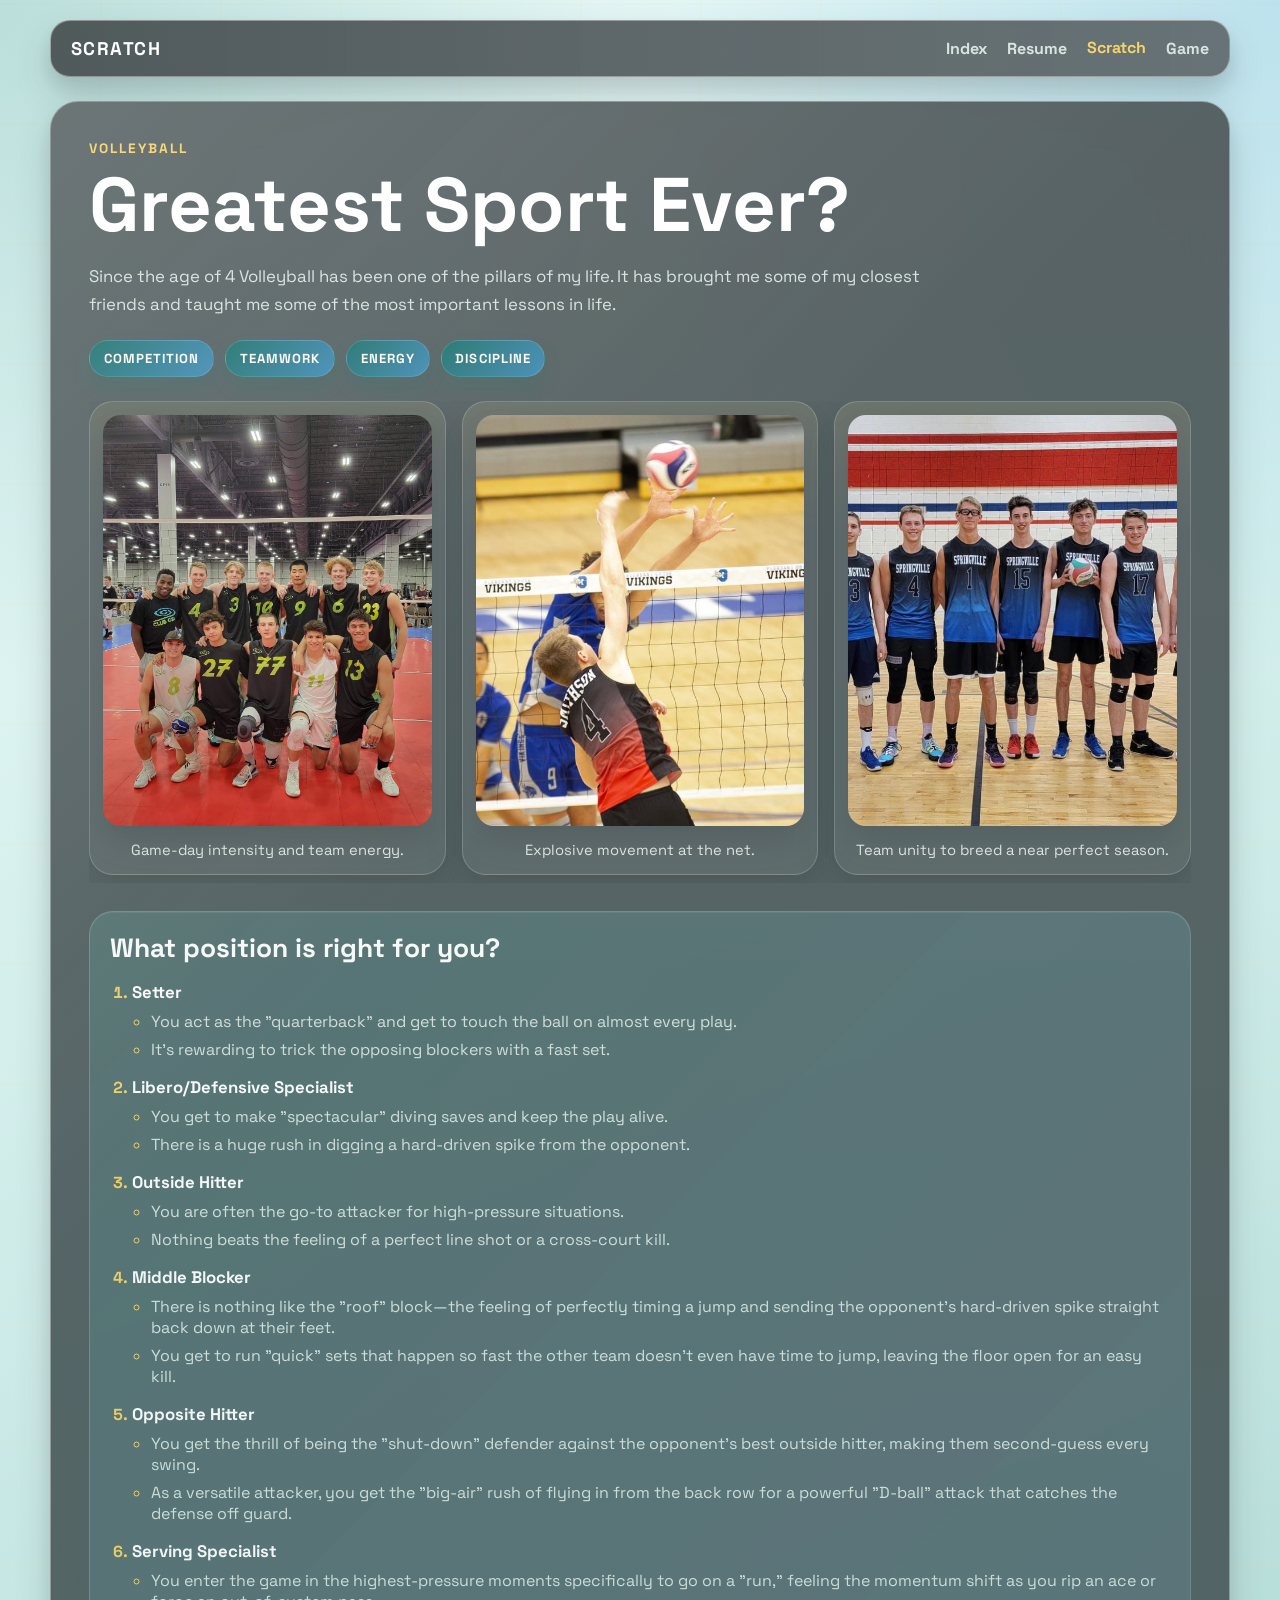
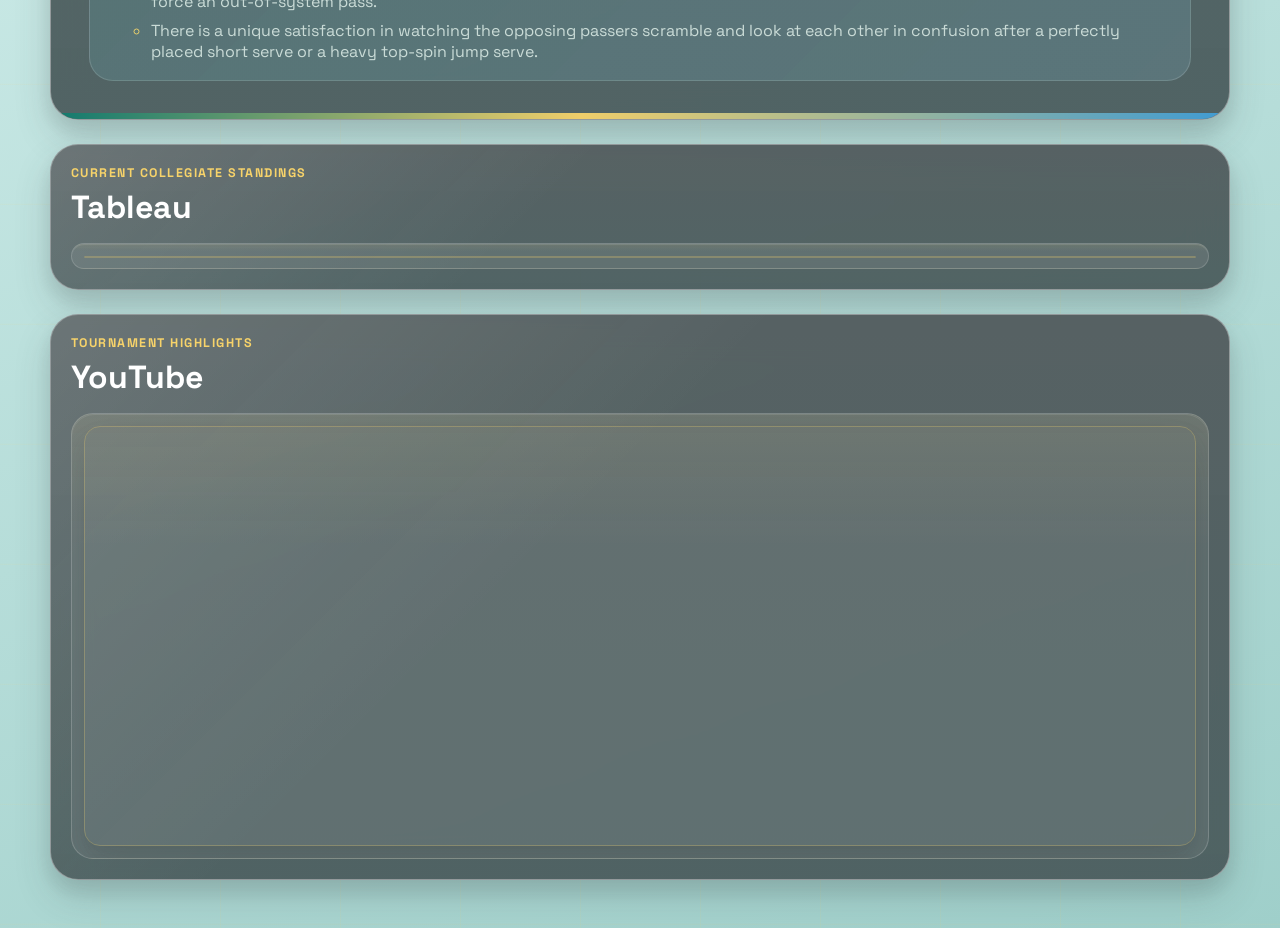
<file: website/scratch.html>
<!DOCTYPE html>
<html lang="en">
    <head>
        <meta charset="UTF-8" />
        <meta name="viewport" content="width=device-width, initial-scale=1.0" />
        <title>Scratch</title>
        <link rel="icon" type="image/x-icon" href="assets/favicon.ico" />
        <link rel="preconnect" href="https://fonts.googleapis.com" />
        <link rel="preconnect" href="https://fonts.gstatic.com" crossorigin />
        <link
            href="https://fonts.googleapis.com/css2?family=Space+Grotesk:wght@400;500;700&display=swap"
            rel="stylesheet"
        />
        <link href="css/scratch.css" rel="stylesheet" />
    </head>
    <body>
        <main class="scratch-page">
            <nav class="scratch-nav" aria-label="Primary">
                <a class="scratch-brand" href="scratch.html">Scratch</a>
                <div class="scratch-nav-links">
                    <a href="index.html">Index</a>
                    <a href="resume.html">Resume</a>
                    <a href="scratch.html" aria-current="page">Scratch</a>
                    <a href="game.html">Game</a>
                </div>
            </nav>

            <section class="hero-panel">
                <p class="eyebrow">Volleyball</p>
                <h1>Greatest Sport Ever?</h1>
                <p class="hero-copy">
                    Since the age of 4 Volleyball has been one of the pillars of my life. It has brought me some of my closest friends and taught me some of the most important lessons in life.
                </p>
                <div class="hero-badges" aria-label="Volleyball themes">
                    <span>Competition</span>
                    <span>Teamwork</span>
                    <span>Energy</span>
                    <span>Discipline</span>
                </div>

                <div class="photo-carousel" aria-label="Volleyball photo gallery">
                    <div class="carousel-track">
                        <figure class="carousel-slide">
                            <img src="assets/gsl.JPG" alt="Volleyball moment with the GSL team" />
                            <figcaption>Game-day intensity and team energy.</figcaption>
                        </figure>
                        <figure class="carousel-slide">
                            <img src="assets/spike.JPG" alt="Volleyball action photo during a spike" />
                            <figcaption>Explosive movement at the net.</figcaption>
                        </figure>
                        <figure class="carousel-slide">
                            <img src="assets/springville.jpg" alt="Springville volleyball moment" />
                            <figcaption>Team unity to breed a near perfect season.</figcaption>
                        </figure>
                    </div>
                </div>

                <div class="hero-outline" aria-label="Volleyball role highlights">
                    <h2 class="hero-outline-heading">What position is right for you?</h2>
                    <ol>
                        <li>
                            <span class="outline-title">Setter</span>
                            <ul>
                                <li>You act as the "quarterback" and get to touch the ball on almost every play.</li>
                                <li>It's rewarding to trick the opposing blockers with a fast set.</li>
                            </ul>
                        </li>
                        <li>
                            <span class="outline-title">Libero/Defensive Specialist</span>
                            <ul>
                                <li>You get to make "spectacular" diving saves and keep the play alive.</li>
                                <li>There is a huge rush in digging a hard-driven spike from the opponent.</li>
                            </ul>
                        </li>
                        <li>
                            <span class="outline-title">Outside Hitter</span>
                            <ul>
                                <li>You are often the go-to attacker for high-pressure situations.</li>
                                <li>Nothing beats the feeling of a perfect line shot or a cross-court kill.</li>
                            </ul>
                        </li>
                        <li>
                            <span class="outline-title">Middle Blocker</span>
                            <ul>
                                <li>There is nothing like the "roof" block—the feeling of perfectly timing a jump and sending the opponent's hard-driven spike straight back down at their feet.</li>
                                <li>You get to run "quick" sets that happen so fast the other team doesn't even have time to jump, leaving the floor open for an easy kill.</li>
                            </ul>
                        </li>
                        <li>
                            <span class="outline-title">Opposite Hitter</span>
                            <ul>
                                <li>You get the thrill of being the "shut-down" defender against the opponent’s best outside hitter, making them second-guess every swing.</li>
                                <li>As a versatile attacker, you get the "big-air" rush of flying in from the back row for a powerful "D-ball" attack that catches the defense off guard.</li>
                            </ul>
                        </li>
                        <li>
                            <span class="outline-title">Serving Specialist</span>
                            <ul>
                                <li>You enter the game in the highest-pressure moments specifically to go on a "run," feeling the momentum shift as you rip an ace or force an out-of-system pass.</li>
                                <li>There is a unique satisfaction in watching the opposing passers scramble and look at each other in confusion after a perfectly placed short serve or a heavy top-spin jump serve.</li>
                            </ul>
                        </li>
                    </ol>
                </div>

            </section>

            <section class="content-grid">
                <article class="content-card">
                    <div class="section-heading">
                        <p class="section-kicker">Current Collegiate Standings</p>
                        <h2>Tableau</h2>
                    </div>
                    <div class="tableau-shell">
                        <div class="tableauPlaceholder" id="viz1776700939289" style="position: relative">
                            <noscript>
                                <a href="#">
                                    <img
                                        alt="Draft 4 (3)"
                                        src="https://public.tableau.com/static/images/Vo/VolleyballSnapshot/Draft43/1_rss.png"
                                    />
                                </a>
                            </noscript>
                            <object class="tableauViz" style="display: none">
                                <param name="host_url" value="https%3A%2F%2Fpublic.tableau.com%2F" />
                                <param name="embed_code_version" value="3" />
                                <param name="site_root" value="" />
                                <param name="name" value="VolleyballSnapshot/Draft43" />
                                <param name="tabs" value="no" />
                                <param name="toolbar" value="yes" />
                                <param
                                    name="static_image"
                                    value="https://public.tableau.com/static/images/Vo/VolleyballSnapshot/Draft43/1.png"
                                />
                                <param name="animate_transition" value="yes" />
                                <param name="display_static_image" value="yes" />
                                <param name="display_spinner" value="yes" />
                                <param name="display_overlay" value="yes" />
                                <param name="display_count" value="yes" />
                                <param name="language" value="en-US" />
                            </object>
                        </div>
                    </div>
                </article>

                <article class="content-card">
                    <div class="section-heading">
                        <p class="section-kicker">Tournament Highlights</p>
                        <h2>YouTube</h2>
                    </div>
                    <div class="video-shell">
                        <iframe
                            src="https://www.youtube.com/embed/lB3wPetl1D0?si=1l6gVY2l9VXpZlUk"
                            title="YouTube video player"
                            allow="accelerometer; autoplay; clipboard-write; encrypted-media; gyroscope; picture-in-picture; web-share"
                            referrerpolicy="strict-origin-when-cross-origin"
                            allowfullscreen
                        ></iframe>
                    </div>
                </article>
            </section>
        </main>

        <script
            type="text/javascript">
            var divElement = document.getElementById("viz1776700939289");
            var vizElement = divElement.getElementsByTagName("object")[0];
            if (divElement.offsetWidth > 800) {
                vizElement.style.width = "1255px";
                vizElement.style.height = "847px";
            } else if (divElement.offsetWidth > 500) {
                vizElement.style.width = "1255px";
                vizElement.style.height = "847px";
            } else {
                vizElement.style.width = "100%";
                vizElement.style.height = "3377px";
            }
            var scriptElement = document.createElement("script");
            scriptElement.src = "https://public.tableau.com/javascripts/api/viz_v1.js";
            vizElement.parentNode.insertBefore(scriptElement, vizElement);
        </script>
    </body>
</html>
</file>
<file: website/css/scratch.css>
:root {
    --bg: #cdebe8;
    --bg-accent: #9fcfca;
    --panel: rgba(79, 87, 89, 0.92);
    --panel-strong: rgba(66, 73, 75, 0.97);
    --panel-soft: rgba(111, 120, 122, 0.82);
    --panel-border: rgba(255, 255, 255, 0.36);
    --text: #f8fbfa;
    --muted: #d9e3df;
    --heading: #ffffff;
    --link: #f7d36a;
    --accent: #0d7a6f;
    --accent-strong: #3e9ed8;
    --court-line: rgba(247, 211, 106, 0.26);
    --shadow: 0 18px 36px rgba(57, 69, 66, 0.18), 0 10px 18px rgba(57, 69, 66, 0.12);
    --radius-lg: 28px;
    --radius-md: 20px;
}

* {
    box-sizing: border-box;
}

body {
    margin: 0;
    min-height: 100vh;
    font-family: "Space Grotesk", sans-serif;
    color: var(--text);
    background:
        radial-gradient(circle at top left, rgba(13, 122, 111, 0.22), transparent 24%),
        radial-gradient(circle at top right, rgba(62, 158, 216, 0.22), transparent 24%),
        linear-gradient(rgba(247, 211, 106, 0.08) 1px, transparent 1px),
        linear-gradient(90deg, rgba(247, 211, 106, 0.08) 1px, transparent 1px),
        linear-gradient(160deg, #ecfbfa 0%, var(--bg) 45%, var(--bg-accent) 100%);
    background-size: auto, auto, 120px 120px, 120px 120px, auto;
    background-position: 0 0, 100% 0, center center, center center, 0 0;
    overflow-x: hidden;
}

a {
    color: inherit;
    text-decoration: none;
}

img,
iframe {
    border-radius: 18px;
    box-shadow: var(--shadow);
}

.scratch-page {
    width: min(1180px, calc(100% - 2rem));
    margin: 0 auto;
    padding: 1.25rem 0 3rem;
}

.scratch-nav {
    display: flex;
    flex-wrap: wrap;
    align-items: center;
    justify-content: space-between;
    gap: 1rem;
    padding: 1rem 1.25rem;
    margin-bottom: 1.5rem;
    background: linear-gradient(90deg, rgba(73, 81, 83, 0.94), rgba(93, 102, 105, 0.9));
    border: 1px solid var(--panel-border);
    border-radius: var(--radius-md);
    box-shadow: var(--shadow);
    backdrop-filter: blur(16px);
}

.scratch-brand,
.scratch-nav-links a,
h1,
h2 {
    font-weight: 700;
    color: var(--heading);
}

.scratch-brand {
    font-size: 1.15rem;
    letter-spacing: 0.08em;
    text-transform: uppercase;
}

.scratch-nav-links {
    display: flex;
    flex-wrap: wrap;
    gap: 0.85rem 1.25rem;
}

.scratch-nav-links a {
    color: var(--muted);
    transition: color 0.2s ease, transform 0.2s ease;
}

.scratch-nav-links a:hover,
.scratch-nav-links a[aria-current="page"] {
    color: var(--link);
    transform: translateY(-1px);
}

.hero-panel,
.content-card {
    background: var(--panel);
    border: 1px solid var(--panel-border);
    border-radius: var(--radius-lg);
    box-shadow: var(--shadow);
    backdrop-filter: blur(18px);
    position: relative;
    overflow: hidden;
}

.hero-panel::before,
.content-card::before {
    content: "";
    position: absolute;
    inset: 0;
    background:
        linear-gradient(135deg, rgba(255, 255, 255, 0.12), transparent 42%),
        linear-gradient(180deg, transparent 0%, rgba(13, 122, 111, 0.08) 100%);
    pointer-events: none;
}

.hero-panel {
    padding: clamp(1.5rem, 3vw, 3rem);
    margin-bottom: 1.5rem;
}

.hero-panel::after {
    content: "";
    position: absolute;
    inset: auto 0 0 0;
    height: 6px;
    background: linear-gradient(90deg, var(--accent) 0%, var(--link) 45%, var(--accent-strong) 100%);
    opacity: 0.95;
}

.eyebrow {
    margin: 0 0 0.75rem;
    color: var(--link);
    font-size: 0.85rem;
    font-weight: 700;
    letter-spacing: 0.14em;
    text-transform: uppercase;
}

h1 {
    margin: 0;
    font-size: clamp(2.3rem, 6vw, 4.75rem);
    line-height: 0.95;
    text-wrap: balance;
}

.hero-copy {
    max-width: 54rem;
    margin: 1.25rem 0 0;
    color: var(--muted);
    font-size: 1.05rem;
    line-height: 1.7;
}

.hero-badges {
    display: flex;
    flex-wrap: wrap;
    gap: 0.7rem;
    margin-top: 1.35rem;
}

.hero-badges span {
    padding: 0.55rem 0.85rem;
    border-radius: 999px;
    font-size: 0.82rem;
    font-weight: 700;
    letter-spacing: 0.08em;
    text-transform: uppercase;
    color: #fffdf5;
    background: linear-gradient(135deg, rgba(13, 122, 111, 0.72), rgba(62, 158, 216, 0.72));
    border: 1px solid rgba(255, 255, 255, 0.14);
    box-shadow: 0 10px 18px rgba(13, 122, 111, 0.16);
}

.photo-carousel {
    margin-top: 1.5rem;
    position: relative;
    z-index: 1;
}

.carousel-track {
    display: grid;
    grid-auto-flow: column;
    grid-auto-columns: minmax(260px, 1fr);
    gap: 1rem;
    overflow-x: auto;
    padding-bottom: 0.5rem;
    scroll-snap-type: x proximity;
    scrollbar-width: thin;
    scrollbar-color: rgba(247, 211, 106, 0.55) rgba(255, 255, 255, 0.08);
}

.carousel-track::-webkit-scrollbar {
    height: 10px;
}

.carousel-track::-webkit-scrollbar-track {
    background: rgba(255, 255, 255, 0.08);
    border-radius: 999px;
}

.carousel-track::-webkit-scrollbar-thumb {
    background: rgba(247, 211, 106, 0.55);
    border-radius: 999px;
}

.carousel-slide {
    margin: 0;
    padding: 0.8rem;
    border-radius: 24px;
    background:
        linear-gradient(180deg, rgba(247, 211, 106, 0.08), transparent 28%),
        rgba(111, 120, 122, 0.44);
    border: 1px solid rgba(255, 255, 255, 0.18);
    box-shadow: var(--shadow);
    scroll-snap-align: start;
}

.carousel-slide img {
    width: 100%;
    aspect-ratio: 4 / 5;
    object-fit: cover;
    object-position: center;
    display: block;
}

.carousel-slide figcaption {
    margin-top: 0.85rem;
    color: var(--muted);
    font-size: 0.92rem;
    line-height: 1.5;
    text-align: center;
}

.hero-outline {
    margin-top: 1.75rem;
    padding: 1.15rem 1.25rem;
    border-radius: 24px;
    background:
        linear-gradient(135deg, rgba(13, 122, 111, 0.14), rgba(62, 158, 216, 0.08)),
        rgba(130, 143, 146, 0.34);
    border: 1px solid rgba(255, 255, 255, 0.16);
    box-shadow: inset 0 1px 0 rgba(255, 255, 255, 0.08);
}

.hero-outline-heading {
    margin: 0 0 1rem;
    font-size: clamp(1.15rem, 2.4vw, 1.65rem);
    color: var(--heading);
}

.hero-outline ol {
    margin: 0;
    padding-left: 1.35rem;
    display: grid;
    gap: 1rem;
}

.hero-outline ul {
    margin: 0.5rem 0 0;
    padding-left: 1.2rem;
    color: var(--muted);
    display: grid;
    gap: 0.45rem;
}

.hero-outline li::marker {
    color: var(--link);
    font-weight: 700;
}

.outline-title {
    color: var(--heading);
    font-size: 1.05rem;
    font-weight: 700;
}

.quick-links {
    display: flex;
    flex-wrap: wrap;
    gap: 0.9rem;
    margin-top: 1.75rem;
}

.quick-links a {
    padding: 0.9rem 1.2rem;
    border-radius: 999px;
    background: rgba(75, 154, 176, 0.62);
    border: 1px solid rgba(255, 255, 255, 0.18);
    font-weight: 700;
    transition: background 0.2s ease, transform 0.2s ease;
}

.quick-links a:hover {
    background: linear-gradient(135deg, rgba(13, 122, 111, 0.44), rgba(62, 158, 216, 0.28));
    transform: translateY(-2px);
}

.content-grid {
    display: grid;
    gap: 1.5rem;
}

.content-card {
    padding: 1.25rem;
    transition: transform 0.25s ease, border-color 0.25s ease, box-shadow 0.25s ease;
}

.content-card:hover {
    transform: translateY(-4px);
    border-color: rgba(62, 158, 216, 0.34);
    box-shadow: 0 22px 42px rgba(57, 69, 66, 0.22), 0 10px 20px rgba(57, 69, 66, 0.14);
}

.content-card h2 {
    margin: 0 0 1rem;
    font-size: clamp(1.4rem, 3vw, 2rem);
}

.section-heading {
    position: relative;
    z-index: 1;
}

.section-kicker {
    margin: 0 0 0.35rem;
    color: var(--link);
    font-size: 0.78rem;
    font-weight: 700;
    letter-spacing: 0.12em;
    text-transform: uppercase;
}

.section-caption {
    margin: -0.4rem 0 1rem;
    max-width: 42rem;
    color: var(--muted);
    font-size: 0.98rem;
    line-height: 1.6;
}

.tableau-shell,
.video-shell {
    overflow: hidden;
    border-radius: 22px;
    background:
        linear-gradient(180deg, rgba(247, 211, 106, 0.07), transparent 30%),
        rgba(136, 146, 149, 0.28);
    border: 1px solid rgba(255, 255, 255, 0.16);
    padding: 0.75rem;
    position: relative;
    z-index: 1;
}

.tableau-shell::after,
.video-shell::after {
    content: "";
    position: absolute;
    inset: 0;
    border-radius: inherit;
    box-shadow: inset 0 1px 0 rgba(255, 255, 255, 0.1);
    pointer-events: none;
}

.tableau-shell::before,
.video-shell::before {
    content: "";
    position: absolute;
    inset: 12px;
    border: 1px solid var(--court-line);
    border-radius: 16px;
    pointer-events: none;
}

.tableauPlaceholder img {
    width: 100%;
    height: auto;
    display: block;
}

.video-shell iframe {
    width: 100%;
    min-height: 420px;
    border: 0;
    display: block;
}

@media (max-width: 700px) {
    .scratch-page {
        width: min(100% - 1rem, 100%);
        padding-top: 0.5rem;
    }

    .scratch-nav,
    .hero-panel,
    .content-card {
        border-radius: 22px;
    }

    .video-shell iframe {
        min-height: 260px;
    }

    .hero-outline {
        padding: 1rem;
    }

    .hero-badges {
        gap: 0.55rem;
    }

    .carousel-track {
        grid-auto-columns: 82%;
    }
}
</file>
